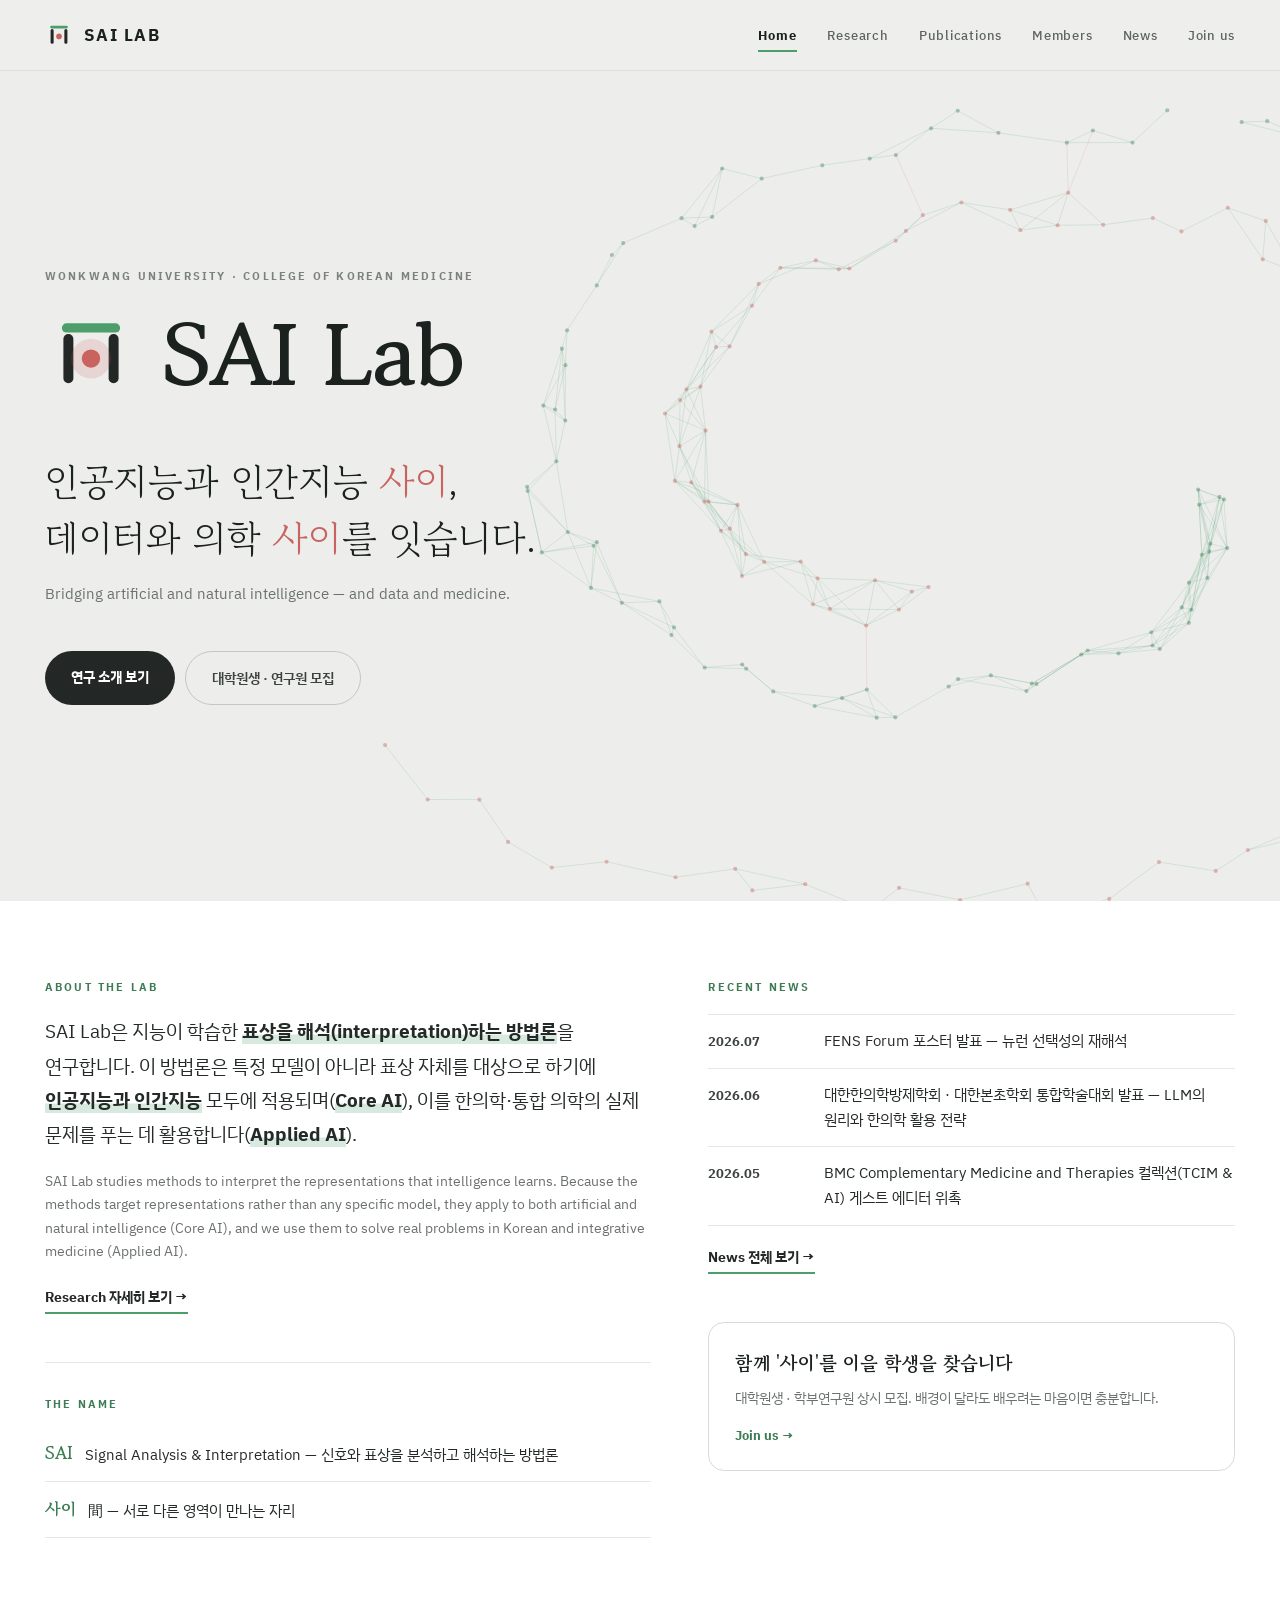
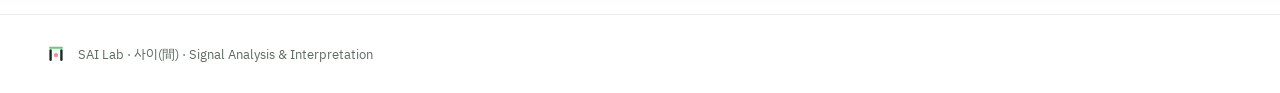
<file: index.html>
<!DOCTYPE html>
<html lang="ko">
<head>
<meta charset="UTF-8">
<meta name="viewport" content="width=device-width, initial-scale=1.0">
<title>SAI Lab</title>
<link rel="icon" href="logo.svg">
<link rel="preconnect" href="https://fonts.googleapis.com">
<link rel="preconnect" href="https://fonts.gstatic.com" crossorigin="">
<link href="https://fonts.googleapis.com/css2?family=IBM+Plex+Sans+KR:wght@300;400;500;600;700&amp;family=Gowun+Batang:wght@400;700&amp;display=swap" rel="stylesheet">
<style>
  *{box-sizing:border-box}
  html,body{height:100%}
  body{margin:0;background:#FFFFFF;color:#1E2823;font-family:"IBM Plex Sans KR",-apple-system,BlinkMacSystemFont,"Segoe UI",sans-serif;line-height:1.7;-webkit-font-smoothing:antialiased;word-break:keep-all;overflow-wrap:break-word}
  a{color:#2A352E;text-decoration:none}
  a:hover{color:#DB6D6E}
  ::selection{background:#EB9293;color:#FFFFFF}
  @media (max-width:1000px){
    [data-grid="two"],[data-grid="pi"],[data-grid="cv"],[data-grid="hero"]{grid-template-columns:1fr !important;gap:32px !important}
    [data-grid="four"]{grid-template-columns:1fr 1fr !important}
    [data-nav]{gap:16px !important;font-size:12px !important}
  }
  @media (max-width:600px){
    [data-grid="four"]{grid-template-columns:1fr !important}
    [data-nav]{gap:12px !important;font-size:11.5px !important;letter-spacing:.03em !important}
    [data-navbar]{height:auto !important;min-height:56px;flex-wrap:wrap;row-gap:8px;padding:10px 20px !important}
    [data-row]{grid-template-columns:1fr !important;gap:4px !important}
  }
</style>
</head>
<body>
<div style="width:100%;min-height:100vh;display:flex;flex-direction:column;background:#FFFFFF">
  <div style="position:sticky;top:0;z-index:40;background:rgba(237,238,236,.94);backdrop-filter:blur(10px);border-bottom:1px solid #DEE0DD;flex:none">
    <div data-navbar style="max-width:1440px;margin:0 auto;padding:0 clamp(20px,3.5vw,56px);height:70px;display:flex;align-items:center;justify-content:space-between;gap:24px">
      <a href="index.html" style="display:flex;align-items:center;gap:11px;text-decoration:none;color:#1B211F">
        <svg viewBox="0 0 120 120" style="width:28px;height:28px;display:block"><rect x="22" y="20" width="76" height="12" rx="6" fill="#4E9E6C"></rect><rect x="24" y="34" width="13" height="64" rx="6.5" fill="#232726"></rect><rect x="83" y="34" width="13" height="64" rx="6.5" fill="#232726"></rect><circle cx="60" cy="66" r="12" fill="#C9635F"></circle></svg>
        <span style="font-weight:800;font-size:17px;letter-spacing:.09em">SAI LAB</span>
      </a>
      <div data-nav style="display:flex;gap:30px;align-items:center;flex-wrap:wrap;font-size:13px;letter-spacing:.06em;font-weight:500">
        <a href="index.html" style="position:relative;text-decoration:none;color:#1B211F;padding:6px 0;font-weight:700">Home<span style="position:absolute;left:0;right:0;bottom:0;height:2px;background:#4E9E6C"></span></a>
        <a href="research.html" style="position:relative;text-decoration:none;color:#5E6462;padding:6px 0;font-weight:500">Research</a>
        <a href="publications.html" style="position:relative;text-decoration:none;color:#5E6462;padding:6px 0;font-weight:500">Publications</a>
        <a href="members.html" style="position:relative;text-decoration:none;color:#5E6462;padding:6px 0;font-weight:500">Members</a>
        <a href="news.html" style="position:relative;text-decoration:none;color:#5E6462;padding:6px 0;font-weight:500">News</a>
        <a href="join.html" style="position:relative;text-decoration:none;color:#5E6462;padding:6px 0;font-weight:500">Join us</a>
      </div>
    </div>
  </div>

  <div style="flex:1;display:flex;flex-direction:column">
    <section style="position:relative;background:#EDEEEC;overflow:hidden;flex:1;display:flex;align-items:center;min-height:calc(100vh - 70px)">
      <canvas id="field" style="position:absolute;inset:0;width:100%;height:100%;display:block;pointer-events:none"></canvas>
      <div style="position:relative;width:100%;max-width:1440px;margin:0 auto;padding:clamp(48px,7vw,96px) clamp(20px,3.5vw,56px)">
        <p style="margin:0 0 22px;font-size:11px;letter-spacing:.2em;text-transform:uppercase;color:#7B817E;font-weight:700">Wonkwang University · College of Korean Medicine</p>
        <div style="display:flex;align-items:center;gap:clamp(16px,2.4vw,26px);flex-wrap:wrap">
          <svg viewBox="0 0 120 120" style="width:clamp(50px,10vw,92px);height:clamp(50px,10vw,92px);flex:none"><rect x="22" y="20" width="76" height="12" rx="6" fill="#4E9E6C"></rect><rect x="24" y="34" width="13" height="64" rx="6.5" fill="#232726"></rect><rect x="83" y="34" width="13" height="64" rx="6.5" fill="#232726"></rect><circle cx="60" cy="66" r="26" fill="#C9635F" fill-opacity="0.18"></circle><circle cx="60" cy="66" r="12" fill="#C9635F"></circle></svg>
          <h1 style="margin:0;font-family:'Gowun Batang',serif;font-weight:700;font-size:clamp(44px,10vw,88px);line-height:1;letter-spacing:-.02em;color:#1B211F">SAI Lab</h1>
        </div>
        
        <p style="margin:clamp(30px,5vw,52px) 0 0;max-width:820px;font-family:'Gowun Batang',serif;font-size:clamp(23px,5.2vw,38px);line-height:1.5;font-weight:400;color:#1B211F;text-wrap:pretty">인공지능과 인간지능 <span style="color:#C9635F">사이</span>,<br>데이터와 의학 <span style="color:#C9635F">사이</span>를 잇습니다.</p>
        <p style="margin:16px 0 0;max-width:620px;font-size:14.5px;color:#6B716E;line-height:1.7">Bridging artificial and natural intelligence — and data and medicine.</p>
        <div style="display:flex;gap:10px;flex-wrap:wrap;margin-top:clamp(30px,4vw,44px)">
          <a href="research.html" style="text-decoration:none;color:inherit;cursor:pointer;background:#232726;color:#FFFFFF;font-weight:700;font-size:14px;border-radius:999px;padding:14px 26px" style-hover="background:#3D7C54">연구 소개 보기</a>
          <a href="join.html" style="text-decoration:none;color:inherit;cursor:pointer;border:1px solid #C3C7C4;color:#3C4240;font-weight:600;font-size:14px;border-radius:999px;padding:14px 26px" style-hover="border-color:#C9635F;color:#C9635F">대학원생 · 연구원 모집</a>
        </div>
      </div>
    </section>

    <section style="width:100%;max-width:1440px;margin:0 auto;padding:clamp(48px,6vw,88px) clamp(20px,3.5vw,56px)">
      <div data-grid="two" style="display:grid;grid-template-columns:1.15fr 1fr;gap:clamp(36px,4.5vw,64px);align-items:start">
        <div>
          <p style="margin:0 0 18px;font-size:11px;letter-spacing:.2em;text-transform:uppercase;color:#3D7C54;font-weight:800">About the Lab</p>
          <p style="margin:0;font-size:clamp(17px,4.2vw,19px);line-height:1.8;color:#242A28;text-wrap:pretty">SAI Lab은 지능이 학습한 <strong style="font-weight: 700; box-shadow: rgba(78, 158, 108, 0.22) 0px -0.5em 0px inset;">표상을 해석(interpretation)하는 방법론</strong>을 연구합니다. 이 방법론은 특정 모델이 아니라 표상 자체를 대상으로 하기에 <strong style="font-weight:700;box-shadow:inset 0 -.5em 0 rgba(78,158,108,.22)">인공지능과 인간지능</strong> 모두에 적용되며(<strong style="font-weight: 700; box-shadow: rgba(78, 158, 108, 0.22) 0px -0.5em 0px inset;">Core AI</strong>), 이를 한의학·통합 의학의 실제 문제를 푸는 데 활용합니다(<strong style="font-weight: 700; box-shadow: rgba(78, 158, 108, 0.22) 0px -0.5em 0px inset;">Applied AI</strong>).</p>
          <p style="margin:18px 0 0;font-size:13.5px;line-height:1.72;color:#6B716E">SAI Lab studies methods to interpret the representations that intelligence learns. Because the methods target representations rather than any specific model, they apply to both artificial and natural intelligence (Core AI), and we use them to solve real problems in Korean and integrative medicine (Applied AI).</p>
          <a href="research.html" style="text-decoration:none;color:inherit;display:inline-block;margin-top:24px;cursor:pointer;font-size:13.5px;font-weight:700;color:#232726;border-bottom:2px solid #4E9E6C;padding-bottom:3px" style-hover="color:#C9635F;border-bottom-color:#C9635F">Research 자세히 보기 →</a>

          <div style="margin-top:clamp(34px,4vw,48px);padding-top:clamp(24px,3vw,32px);border-top:1px solid #E6E8E5;max-width:640px">
            <p style="margin:0 0 12px;font-size:11px;letter-spacing:.2em;text-transform:uppercase;color:#3D7C54;font-weight:800">The Name</p>
            <div style="display:grid;gap:0">
              <div style="padding:13px 0;border-bottom:1px solid #E6E8E5;font-size:14.5px;color:#242A28"><b style="font-family:'Gowun Batang',serif;color:#3D7C54;font-size:17px;margin-right:12px">SAI</b>Signal Analysis &amp; Interpretation — 신호와 표상을 분석하고 해석하는 방법론</div>
              <div style="padding:13px 0;border-bottom:1px solid #E6E8E5;font-size:14.5px;color:#242A28"><b style="font-family:'Gowun Batang',serif;color:#3D7C54;font-size:17px;margin-right:12px">사이</b>間 — 서로 다른 영역이 만나는 자리</div>
            </div>
          </div>

        </div>
        <div>
          <p style="margin:0 0 18px;font-size:11px;letter-spacing:.2em;text-transform:uppercase;color:#3D7C54;font-weight:800">Recent News</p>
          <div style="display:grid;gap:0">
            <div data-row="" style="display:grid;grid-template-columns:96px 1fr;gap:20px;padding:14px 0;border-top:1px solid #E6E8E5;align-items:baseline">
              <span style="font-size:12.5px;font-weight:800;color:#3C4240;font-variant-numeric:tabular-nums">2026.07</span>
              <p style="margin:0;font-size:14.5px;color:#242A28">FENS Forum 포스터 발표 — 뉴런 선택성의 재해석</p>
            </div>
            <div data-row="" style="display:grid;grid-template-columns:96px 1fr;gap:20px;padding:14px 0;border-top:1px solid #E6E8E5;align-items:baseline">
              <span style="font-size:12.5px;font-weight:800;color:#3C4240;font-variant-numeric:tabular-nums">2026.06</span>
              <p style="margin:0;font-size:14.5px;color:#242A28">대한한의학방제학회 · 대한본초학회 통합학술대회 발표 — LLM의 원리와 한의학 활용 전략</p>
            </div>
            <div data-row="" style="display:grid;grid-template-columns:96px 1fr;gap:20px;padding:14px 0;border-top:1px solid #E6E8E5;border-bottom:1px solid #E6E8E5;align-items:baseline">
              <span style="font-size:12.5px;font-weight:800;color:#3C4240;font-variant-numeric:tabular-nums">2026.05</span>
              <p style="margin:0;font-size:14.5px;color:#242A28">BMC Complementary Medicine and Therapies 컬렉션(TCIM &amp; AI) 게스트 에디터 위촉</p>
            </div>
          </div>
          <a href="news.html" style="text-decoration:none;color:inherit;display:inline-block;margin-top:20px;cursor:pointer;font-size:13.5px;font-weight:700;color:#232726;border-bottom:2px solid #4E9E6C;padding-bottom:3px" style-hover="color:#C9635F;border-bottom-color:#C9635F">News 전체 보기 →</a>

          <a href="join.html" style="display:block;text-decoration:none;color:inherit;margin-top:clamp(34px,4vw,48px);cursor:pointer;background:transparent;border:1px solid #D8DBD7;border-radius:16px;padding:24px 26px" style-hover="border-color:#4E9E6C">
            <p style="margin:0;font-family:'Gowun Batang',serif;font-size:19px;font-weight:700;color:#1B211F">함께 '사이'를 이을 학생을 찾습니다</p>
            <p style="margin:8px 0 0;font-size:13.5px;color:#6B716E;line-height:1.7">대학원생 · 학부연구원 상시 모집. 배경이 달라도 배우려는 마음이면 충분합니다.</p>
            <p style="margin:14px 0 0;font-size:13px;font-weight:700;color:#3D7C54">Join us →</p>
          </a>
        </div>
      </div>
    </section>
  </div>
  <footer style="flex:none;border-top:1px solid #EAEEEC;background:#FFFFFF">
    <div style="max-width:1440px;margin:0 auto;padding:28px clamp(20px,3.5vw,56px);display:flex;gap:20px;flex-wrap:wrap;align-items:center;justify-content:space-between">
      <div style="display:flex;align-items:center;gap:11px">
        <svg viewBox="0 0 120 120" style="width:22px;height:22px;display:block"><rect x="22" y="20" width="76" height="12" rx="6" fill="#61CD7F"></rect><rect x="24" y="34" width="13" height="64" rx="6.5" fill="#1E2823"></rect><rect x="83" y="34" width="13" height="64" rx="6.5" fill="#1E2823"></rect><circle cx="60" cy="66" r="12" fill="#EB9293"></circle></svg>
        <span style="font-size:12.5px;color:#5f6b62">SAI Lab · 사이(間) · Signal Analysis &amp; Interpretation</span>
      </div>
      
    </div>
  </footer>
</div>
<script>
(function(){
  var cv=document.getElementById('field'); if(!cv) return;
  function draw(){
    var dpr=Math.min(window.devicePixelRatio||1,2), w=cv.clientWidth, h=cv.clientHeight;
    if(!w||!h) return;
    cv.width=w*dpr; cv.height=h*dpr;
    var g=cv.getContext('2d'); g.setTransform(dpr,0,0,dpr,0,0); g.clearRect(0,0,w,h);
    var seed=20260805, rnd=function(){seed=(seed*1664525+1013904223)%4294967296;return seed/4294967296;};
    var pts=[], n=w<640?90:190;
    for(var i=0;i<n;i++){
      var t=i/n, arm=i%2, a=t*Math.PI*2.2+(arm?1.9:0),
          r=(0.16+0.42*t)*Math.min(w,h)*(w<640?1.55:1.35);
      pts.push({x:w*(w<640?0.72:0.78)+Math.cos(a)*r*1.15+(rnd()-0.5)*46,
                y:h*(w<640?0.28:0.5)+Math.sin(a)*r*0.72+(rnd()-0.5)*46, arm:arm});
    }
    g.lineWidth=1;
    for(var i2=0;i2<pts.length;i2++) for(var j=i2+1;j<pts.length;j++){
      var dx=pts[i2].x-pts[j].x, dy=pts[i2].y-pts[j].y, d2=dx*dx+dy*dy;
      if(d2>5200) continue;
      g.strokeStyle=pts[i2].arm===pts[j].arm?'rgba(78,158,108,0.16)':'rgba(201,99,95,0.14)';
      g.beginPath(); g.moveTo(pts[i2].x,pts[i2].y); g.lineTo(pts[j].x,pts[j].y); g.stroke();
    }
    for(var k=0;k<pts.length;k++){
      g.fillStyle=pts[k].arm?'rgba(201,99,95,0.42)':'rgba(61,124,84,0.40)';
      g.beginPath(); g.arc(pts[k].x,pts[k].y,2.1,0,Math.PI*2); g.fill();
    }
  }
  window.addEventListener('resize',draw); draw();
})();
</script>
</body>
</html>
</file>
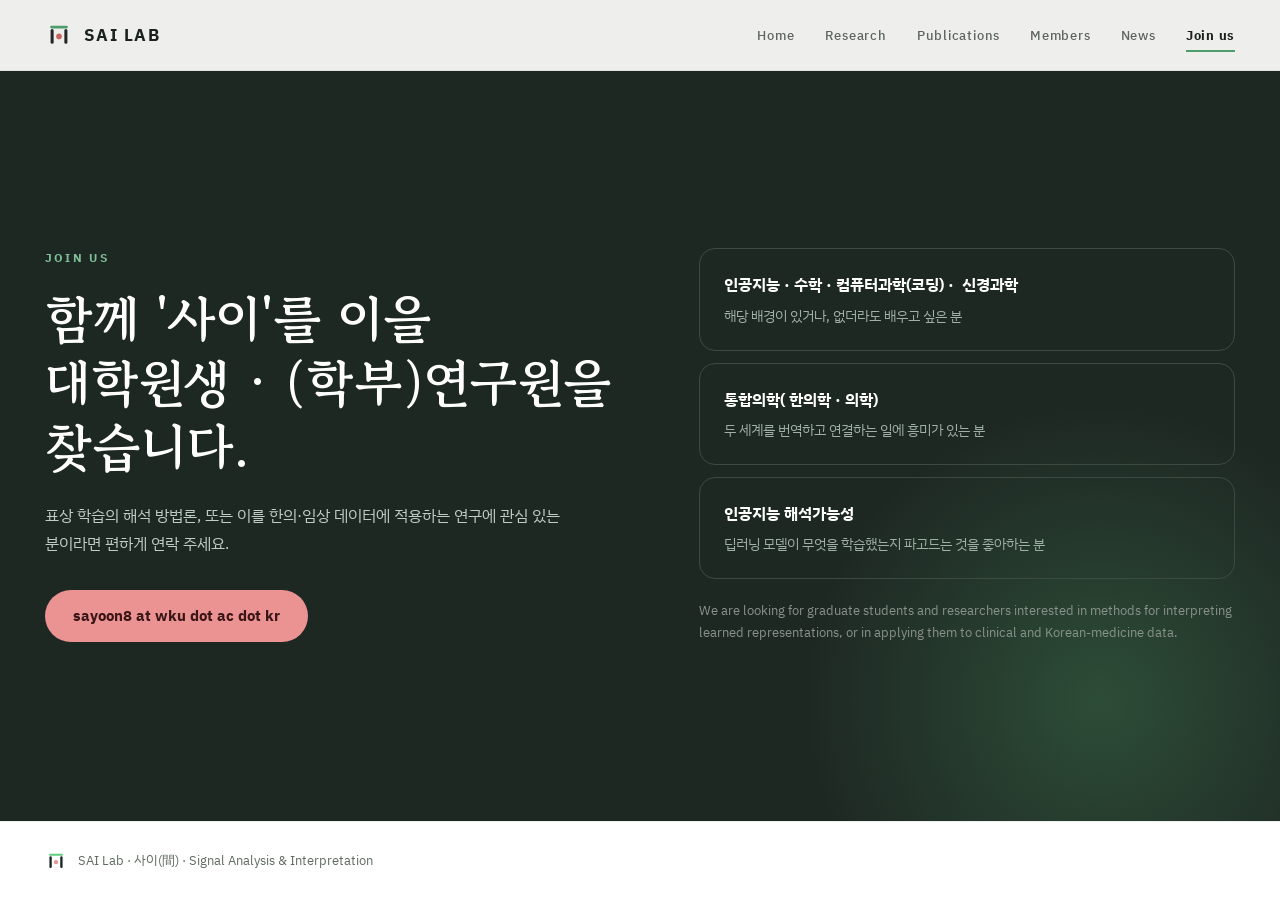
<file: join.html>
<!DOCTYPE html>
<html lang="ko">
<head>
<meta charset="UTF-8">
<meta name="viewport" content="width=device-width, initial-scale=1.0">
<title>SAI Lab · Join us</title>
<link rel="icon" href="logo.svg">
<link rel="preconnect" href="https://fonts.googleapis.com">
<link rel="preconnect" href="https://fonts.gstatic.com" crossorigin="">
<link href="https://fonts.googleapis.com/css2?family=IBM+Plex+Sans+KR:wght@300;400;500;600;700&amp;family=Gowun+Batang:wght@400;700&amp;display=swap" rel="stylesheet">
<style>
  *{box-sizing:border-box}
  html,body{height:100%}
  body{margin:0;background:#FFFFFF;color:#1E2823;font-family:"IBM Plex Sans KR",-apple-system,BlinkMacSystemFont,"Segoe UI",sans-serif;line-height:1.7;-webkit-font-smoothing:antialiased;word-break:keep-all;overflow-wrap:break-word}
  a{color:#2A352E;text-decoration:none}
  a:hover{color:#DB6D6E}
  ::selection{background:#EB9293;color:#FFFFFF}
  @media (max-width:1000px){
    [data-grid="two"],[data-grid="pi"],[data-grid="cv"],[data-grid="hero"]{grid-template-columns:1fr !important;gap:32px !important}
    [data-grid="four"]{grid-template-columns:1fr 1fr !important}
    [data-nav]{gap:16px !important;font-size:12px !important}
  }
  @media (max-width:600px){
    [data-grid="four"]{grid-template-columns:1fr !important}
    [data-nav]{gap:12px !important;font-size:11.5px !important;letter-spacing:.03em !important}
    [data-navbar]{height:auto !important;min-height:56px;flex-wrap:wrap;row-gap:8px;padding:10px 20px !important}
    [data-row]{grid-template-columns:1fr !important;gap:4px !important}
  }
</style>
</head>
<body>
<div style="width:100%;min-height:100vh;display:flex;flex-direction:column;background:#FFFFFF">
  <div style="position:sticky;top:0;z-index:40;background:rgba(237,238,236,.94);backdrop-filter:blur(10px);border-bottom:1px solid #DEE0DD;flex:none">
    <div data-navbar style="max-width:1440px;margin:0 auto;padding:0 clamp(20px,3.5vw,56px);height:70px;display:flex;align-items:center;justify-content:space-between;gap:24px">
      <a href="index.html" style="display:flex;align-items:center;gap:11px;text-decoration:none;color:#1B211F">
        <svg viewBox="0 0 120 120" style="width:28px;height:28px;display:block"><rect x="22" y="20" width="76" height="12" rx="6" fill="#4E9E6C"></rect><rect x="24" y="34" width="13" height="64" rx="6.5" fill="#232726"></rect><rect x="83" y="34" width="13" height="64" rx="6.5" fill="#232726"></rect><circle cx="60" cy="66" r="12" fill="#C9635F"></circle></svg>
        <span style="font-weight:800;font-size:17px;letter-spacing:.09em">SAI LAB</span>
      </a>
      <div data-nav style="display:flex;gap:30px;align-items:center;flex-wrap:wrap;font-size:13px;letter-spacing:.06em;font-weight:500">
        <a href="index.html" style="position:relative;text-decoration:none;color:#5E6462;padding:6px 0;font-weight:500">Home</a>
        <a href="research.html" style="position:relative;text-decoration:none;color:#5E6462;padding:6px 0;font-weight:500">Research</a>
        <a href="publications.html" style="position:relative;text-decoration:none;color:#5E6462;padding:6px 0;font-weight:500">Publications</a>
        <a href="members.html" style="position:relative;text-decoration:none;color:#5E6462;padding:6px 0;font-weight:500">Members</a>
        <a href="news.html" style="position:relative;text-decoration:none;color:#5E6462;padding:6px 0;font-weight:500">News</a>
        <a href="join.html" style="position:relative;text-decoration:none;color:#1B211F;padding:6px 0;font-weight:700">Join us<span style="position:absolute;left:0;right:0;bottom:0;height:2px;background:#4E9E6C"></span></a>
      </div>
    </div>
  </div>

  <div style="flex:1;position:relative;background:#1E2823;color:#FFFFFF;overflow:hidden;display:flex;align-items:center">
    <div style="position:absolute;right:-140px;bottom:-200px;width:640px;height:640px;border-radius:50%;background:radial-gradient(circle,rgba(97,205,127,.22) 0%,rgba(97,205,127,0) 65%);pointer-events:none"></div>
    <div style="position:relative;width:100%;max-width:1440px;margin:0 auto;padding:88px clamp(20px,3.5vw,56px)">
      <div data-grid="two" style="display:grid;grid-template-columns:1.1fr 1fr;gap:64px;align-items:start">
        <div>
          <p style="margin:0 0 18px;font-size:11.5px;letter-spacing:.2em;text-transform:uppercase;color:#7FBF97;font-weight:800">Join us</p>
          <h2 style="margin:0;font-family:'Gowun Batang',serif;font-size:clamp(30px,4vw,52px);font-weight:700;line-height:1.25;text-wrap:pretty">함께 '사이'를 이을<br>대학원생 · (학부)연구원을 찾습니다.</h2>
          <p style="margin:24px 0 0;font-size:15.5px;color:#BFCEC5;line-height:1.8;max-width:520px">표상 학습의 해석 방법론, 또는 이를 한의·임상 데이터에 적용하는 연구에 관심 있는 분이라면 편하게 연락 주세요.</p>
          <div style="display:flex;gap:12px;flex-wrap:wrap;margin-top:32px">
            <a href="mailto:sayoon8@wku.ac.kr" style="background:#EB9293;color:#3A1516;font-weight:700;font-size:14.5px;border-radius:999px;padding:14px 28px" style-hover="background:#FFFFFF;color:#1E2823">sayoon8 at wku dot ac dot kr</a>
          </div>
        </div>
        <div style="display:grid;gap:12px">
          <div style="border:1px solid #3C4A42;border-radius:16px;padding:22px 24px">
            <p style="margin:0;font-size:15.5px;font-weight:700">인공지능 · 수학 · 컴퓨터과학(코딩) ·&nbsp; 신경과학</p>
            <p style="margin:7px 0 0;font-size:13.5px;color:#9FB0A4">해당 배경이 있거나, 없더라도 배우고 싶은 분</p>
          </div>
          <div style="border:1px solid #3C4A42;border-radius:16px;padding:22px 24px">
            <p style="margin:0;font-size:15.5px;font-weight:700">통합의학( 한의학 ·&nbsp;의학)</p>
            <p style="margin:7px 0 0;font-size:13.5px;color:#9FB0A4">두 세계를 번역하고 연결하는 일에 흥미가 있는 분</p>
          </div>
          <div style="border:1px solid #3C4A42;border-radius:16px;padding:22px 24px">
            <p style="margin:0;font-size:15.5px;font-weight:700">인공지능 해석가능성</p>
            <p style="margin:7px 0 0;font-size:13.5px;color:#9FB0A4">딥러닝 모델이 무엇을 학습했는지 파고드는 것을 좋아하는 분</p>
          </div>
          <p style="margin:8px 0 0;font-size:13px;color:#8a938c;line-height:1.7">We are looking for graduate students and researchers interested in methods for interpreting learned representations, or in applying them to clinical and Korean-medicine data.</p>
        </div>
      </div>
    </div>
  </div>
  <footer style="flex:none;border-top:1px solid #EAEEEC;background:#FFFFFF">
    <div style="max-width:1440px;margin:0 auto;padding:28px clamp(20px,3.5vw,56px);display:flex;gap:20px;flex-wrap:wrap;align-items:center;justify-content:space-between">
      <div style="display:flex;align-items:center;gap:11px">
        <svg viewBox="0 0 120 120" style="width:22px;height:22px;display:block"><rect x="22" y="20" width="76" height="12" rx="6" fill="#61CD7F"></rect><rect x="24" y="34" width="13" height="64" rx="6.5" fill="#1E2823"></rect><rect x="83" y="34" width="13" height="64" rx="6.5" fill="#1E2823"></rect><circle cx="60" cy="66" r="12" fill="#EB9293"></circle></svg>
        <span style="font-size:12.5px;color:#5f6b62">SAI Lab · 사이(間) · Signal Analysis &amp; Interpretation</span>
      </div>
      
    </div>
  </footer>
</div>

</body>
</html>
</file>
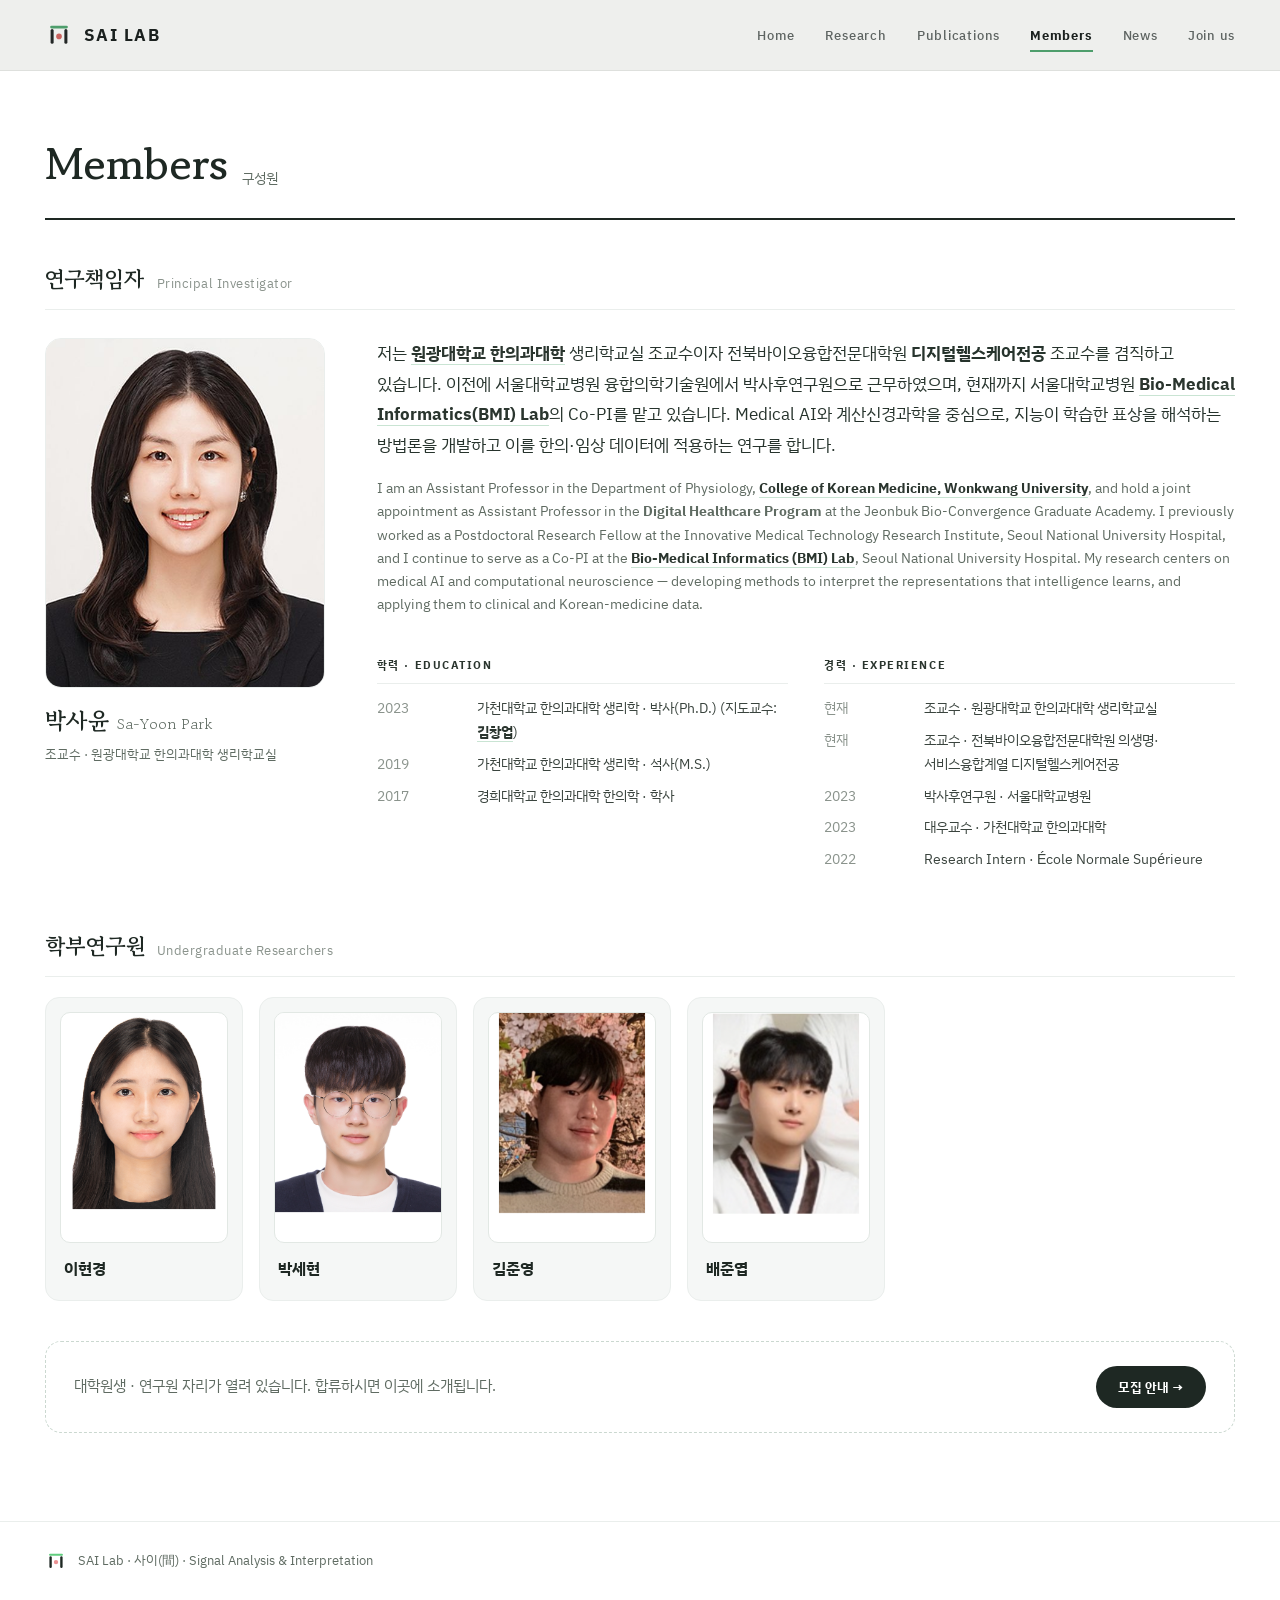
<file: members.html>
<!DOCTYPE html>
<html lang="ko">
<head>
<meta charset="UTF-8">
<meta name="viewport" content="width=device-width, initial-scale=1.0">
<title>SAI Lab · Members</title>
<link rel="icon" href="logo.svg">
<link rel="preconnect" href="https://fonts.googleapis.com">
<link rel="preconnect" href="https://fonts.gstatic.com" crossorigin="">
<link href="https://fonts.googleapis.com/css2?family=IBM+Plex+Sans+KR:wght@300;400;500;600;700&amp;family=Gowun+Batang:wght@400;700&amp;display=swap" rel="stylesheet">
<style>
  *{box-sizing:border-box}
  html,body{height:100%}
  body{margin:0;background:#FFFFFF;color:#1E2823;font-family:"IBM Plex Sans KR",-apple-system,BlinkMacSystemFont,"Segoe UI",sans-serif;line-height:1.7;-webkit-font-smoothing:antialiased;word-break:keep-all;overflow-wrap:break-word}
  a{color:#2A352E;text-decoration:none}
  a:hover{color:#DB6D6E}
  ::selection{background:#EB9293;color:#FFFFFF}
  @media (max-width:1000px){
    [data-grid="two"],[data-grid="pi"],[data-grid="cv"],[data-grid="hero"]{grid-template-columns:1fr !important;gap:32px !important}
    [data-grid="four"]{grid-template-columns:1fr 1fr !important}
    [data-nav]{gap:16px !important;font-size:12px !important}
  }
  @media (max-width:600px){
    [data-grid="four"]{grid-template-columns:1fr !important}
    [data-nav]{gap:12px !important;font-size:11.5px !important;letter-spacing:.03em !important}
    [data-navbar]{height:auto !important;min-height:56px;flex-wrap:wrap;row-gap:8px;padding:10px 20px !important}
    [data-row]{grid-template-columns:1fr !important;gap:4px !important}
  }
</style>
</head>
<body>
<div style="width:100%;min-height:100vh;display:flex;flex-direction:column;background:#FFFFFF">
  <div style="position:sticky;top:0;z-index:40;background:rgba(237,238,236,.94);backdrop-filter:blur(10px);border-bottom:1px solid #DEE0DD;flex:none">
    <div data-navbar style="max-width:1440px;margin:0 auto;padding:0 clamp(20px,3.5vw,56px);height:70px;display:flex;align-items:center;justify-content:space-between;gap:24px">
      <a href="index.html" style="display:flex;align-items:center;gap:11px;text-decoration:none;color:#1B211F">
        <svg viewBox="0 0 120 120" style="width:28px;height:28px;display:block"><rect x="22" y="20" width="76" height="12" rx="6" fill="#4E9E6C"></rect><rect x="24" y="34" width="13" height="64" rx="6.5" fill="#232726"></rect><rect x="83" y="34" width="13" height="64" rx="6.5" fill="#232726"></rect><circle cx="60" cy="66" r="12" fill="#C9635F"></circle></svg>
        <span style="font-weight:800;font-size:17px;letter-spacing:.09em">SAI LAB</span>
      </a>
      <div data-nav style="display:flex;gap:30px;align-items:center;flex-wrap:wrap;font-size:13px;letter-spacing:.06em;font-weight:500">
        <a href="index.html" style="position:relative;text-decoration:none;color:#5E6462;padding:6px 0;font-weight:500">Home</a>
        <a href="research.html" style="position:relative;text-decoration:none;color:#5E6462;padding:6px 0;font-weight:500">Research</a>
        <a href="publications.html" style="position:relative;text-decoration:none;color:#5E6462;padding:6px 0;font-weight:500">Publications</a>
        <a href="members.html" style="position:relative;text-decoration:none;color:#1B211F;padding:6px 0;font-weight:700">Members<span style="position:absolute;left:0;right:0;bottom:0;height:2px;background:#4E9E6C"></span></a>
        <a href="news.html" style="position:relative;text-decoration:none;color:#5E6462;padding:6px 0;font-weight:500">News</a>
        <a href="join.html" style="position:relative;text-decoration:none;color:#5E6462;padding:6px 0;font-weight:500">Join us</a>
      </div>
    </div>
  </div>

  <div style="flex:1;width:100%;max-width:1440px;margin:0 auto;padding:56px clamp(20px,3.5vw,56px) 88px">
    <div style="display:flex;align-items:baseline;gap:14px;border-bottom:2px solid #1E2823;padding-bottom:16px">
      <h2 style="margin:0;font-family:'Gowun Batang',serif;font-size:clamp(30px,3.6vw,44px);font-weight:700;letter-spacing:-.01em">Members</h2>
      <span style="font-size:13.5px;color:#5f6b62">구성원</span>
    </div>
    <div style="margin-top:40px;display:flex;align-items:baseline;gap:12px;border-bottom:1px solid #EAEEEC;padding-bottom:12px">
      <h3 style="margin:0;font-family:'Gowun Batang',serif;font-size:22px;font-weight:700">연구책임자</h3>
      <span style="font-size:12.5px;color:#8a938c;letter-spacing:.04em">Principal Investigator</span>
    </div>
    <div data-grid="pi" style="display:grid;grid-template-columns:280px 1fr;gap:52px;margin-top:28px;align-items:start">
      <div>
        <img src="pi.jpg" alt="Sa-Yoon Park" style="width:100%;max-width:300px;aspect-ratio:4/5;object-fit:cover;border-radius:16px;display:block;border:1px solid #EAEEEC">
        <p style="margin:18px 0 0;font-family:'Gowun Batang',serif;font-size:23px;font-weight:700;line-height:1.3">박사윤 <span style="font-size:15px;color:#5f6b62;font-weight:500">Sa-Yoon Park</span></p>
        <p style="margin:8px 0 0;font-size:13px;color:#5f6b62;line-height:1.65">조교수 · 원광대학교 한의과대학 생리학교실</p>
        
      </div>
      <div>
        <p style="margin:0;font-size:16.5px;line-height:1.85;color:#26332C;text-wrap:pretty">저는 <a href="https://kmed.wku.ac.kr/" target="_blank" rel="noopener" style="font-weight:700;border-bottom:1px solid #C9E4D3">원광대학교 한의과대학</a> 생리학교실 조교수이자 전북바이오융합전문대학원 <b style="font-weight:700">디지털헬스케어전공</b> 조교수를 겸직하고 있습니다. 이전에 서울대학교병원 융합의학기술원에서 박사후연구원으로 근무하였으며, 현재까지 서울대학교병원 <a href="https://sites.google.com/view/snuh-bmi-lab/home" target="_blank" rel="noopener" style="font-weight:700;border-bottom:1px solid #C9E4D3">Bio-Medical Informatics(BMI) Lab</a>의 Co-PI를 맡고 있습니다. Medical AI와 계산신경과학을 중심으로, 지능이 학습한 표상을 해석하는 방법론을 개발하고 이를 한의·임상 데이터에 적용하는 연구를 합니다.<br></p>
        <p style="margin:16px 0 0;font-size:13.5px;line-height:1.72;color:#5f6b62">I am an Assistant Professor in the Department of Physiology, <a href="https://kmed.wku.ac.kr/" target="_blank" rel="noopener" style="font-weight:700;border-bottom:1px solid #C9E4D3">College of Korean Medicine, Wonkwang University</a>, and hold a joint appointment as Assistant Professor in the <b style="font-weight:700">Digital Healthcare Program</b> at the Jeonbuk Bio-Convergence Graduate Academy. I previously worked as a Postdoctoral Research Fellow at the Innovative Medical Technology Research Institute, Seoul National University Hospital, and I continue to serve as a Co-PI at the <a href="https://sites.google.com/view/snuh-bmi-lab/home" target="_blank" rel="noopener" style="font-weight:700;border-bottom:1px solid #C9E4D3">Bio-Medical Informatics (BMI) Lab</a>, Seoul National University Hospital. My research centers on medical AI and computational neuroscience — developing methods to interpret the representations that intelligence learns, and applying them to clinical and Korean-medicine data.<br></p>
        <div data-grid="cv" style="display:grid;grid-template-columns:1fr 1fr;gap:36px;margin-top:40px">
          <div>
            <p style="margin:0 0 12px;font-size:11px;letter-spacing:.14em;text-transform:uppercase;color:#2A352E;font-weight:800;border-bottom:1px solid #EAEEEC;padding-bottom:9px">학력<span style="letter-spacing: 1.54px;"> · </span>EDUCATION</p>
            <div style="display:grid;gap:8px;font-size:14px;color:#3a443e">
              <div style="display:flex;gap:12px"><span style="color: rgb(138, 147, 140); font-variant-numeric: tabular-nums; flex: 0 0 auto; width: 88px;">2023</span><span>가천대학교 한의과대학 생리학 · 박사(Ph.D.) (지도교수: <a href="https://sites.google.com/view/nnsm/home" target="_blank" rel="noopener" style="font-weight:700;border-bottom:1px solid #C9E4D3">김창업</a>)</span></div>
              <div style="display:flex;gap:12px"><span style="color:#8a938c;font-variant-numeric:tabular-nums;flex:none;width:88px">2019</span><span>가천대학교 한의과대학 생리학 · 석사(M.S.)</span></div>
              <div style="display:flex;gap:12px"><span style="color:#8a938c;font-variant-numeric:tabular-nums;flex:none;width:88px">2017</span><span>경희대학교 한의과대학 한의학 · 학사</span></div>
            </div>
          </div>
          <div>
            <p style="margin:0 0 12px;font-size:11px;letter-spacing:.14em;text-transform:uppercase;color:#2A352E;font-weight:800;border-bottom:1px solid #EAEEEC;padding-bottom:9px">경력 · Experience</p>
            <div style="display:grid;gap:8px;font-size:14px;color:#3a443e">
              <div style="display:flex;gap:12px"><span style="color:#8a938c;font-variant-numeric:tabular-nums;flex:none;width:88px">현재</span><span>조교수 · 원광대학교 한의과대학 생리학교실</span></div>
              <div style="display:flex;gap:12px"><span style="color:#8a938c;font-variant-numeric:tabular-nums;flex:none;width:88px">현재</span><span>조교수 · 전북바이오융합전문대학원 의생명·서비스융합계열 디지털헬스케어전공</span></div>
              <div style="display:flex;gap:12px"><span style="color:#8a938c;font-variant-numeric:tabular-nums;flex:none;width:88px">2023</span><span>박사후연구원 · 서울대학교병원</span></div>
              <div style="display:flex;gap:12px"><span style="color:#8a938c;font-variant-numeric:tabular-nums;flex:none;width:88px">2023</span><span>대우교수 · 가천대학교 한의과대학</span></div>
              <div style="display:flex;gap:12px"><span style="color:#8a938c;font-variant-numeric:tabular-nums;flex:none;width:88px">2022</span><span>Research Intern · École Normale Supérieure</span></div>
            </div>
          </div>
        </div>
      </div>
    </div>

    <div style="margin-top:56px;display:flex;align-items:baseline;gap:12px;border-bottom:1px solid #EAEEEC;padding-bottom:12px">
      <h3 style="margin:0;font-family:'Gowun Batang',serif;font-size:22px;font-weight:700">학부연구원</h3>
      <span style="font-size:12.5px;color:#8a938c;letter-spacing:.04em">Undergraduate Researchers</span>
    </div>
    <div data-grid="four" style="display:grid;grid-template-columns:repeat(4,minmax(0,1fr));gap:16px;margin-top:20px;max-width:840px">
      <div style="background:#F5F7F6;border:1px solid #EAEEEC;border-radius:14px;padding:14px;display:flex;flex-direction:column;gap:12px">
        <div style="width:100%;aspect-ratio:0.73;overflow:hidden;border-radius:10px;border:1px solid #E2E8E4;background:#FFFFFF">
          <img src="hyunkyung.png" alt="이현경" style="width:100%;height:100%;object-fit:cover;object-position:center center;display:block;transform:scale(0.86);transform-origin:center top">
        </div>
        <p style="margin:0 0 4px 4px;font-size:16px;font-weight:700">이현경</p>
      </div>
      <div style="background:#F5F7F6;border:1px solid #EAEEEC;border-radius:14px;padding:14px;display:flex;flex-direction:column;gap:12px">
        <div style="width:100%;aspect-ratio:0.73;overflow:hidden;border-radius:10px;border:1px solid #E2E8E4;background:#FFFFFF">
          <img src="sehyun.png" alt="박세현" style="width: 163px; height: 181px; object-fit: cover; object-position: center top; display: block; transform: scale(1.1); transform-origin: center top">
        </div>
        <p style="margin:0 0 4px 4px;font-size:16px;font-weight:700">박세현</p>
      </div>
      <div style="background:#F5F7F6;border:1px solid #EAEEEC;border-radius:14px;padding:14px;display:flex;flex-direction:column;gap:12px">
        <div style="width:100%;aspect-ratio:0.73;overflow:hidden;border-radius:10px;border:1px solid #E2E8E4;background:#FFFFFF">
          <img src="junyoung.png" alt="김준영" style="width:100%;height:100%;object-fit:cover;object-position:center center;display:block;transform:scale(0.88);transform-origin:center top">
        </div>
        <p style="margin:0 0 4px 4px;font-size:16px;font-weight:700">김준영</p>
      </div>
      <div style="background:#F5F7F6;border:1px solid #EAEEEC;border-radius:14px;padding:14px;display:flex;flex-direction:column;gap:12px">
        <div style="width:100%;aspect-ratio:0.73;overflow:hidden;border-radius:10px;border:1px solid #E2E8E4;background:#FFFFFF">
          <img src="junyeop.png" alt="배준엽" style="width:100%;height:100%;object-fit:cover;object-position:center center;display:block;transform:scale(0.88);transform-origin:center top">
        </div>
        <p style="margin:0 0 4px 4px;font-size:16px;font-weight:700">배준엽</p>
      </div>
    </div>

    <div style="margin-top:40px;border:1px dashed #CBD8D0;border-radius:16px;padding:24px 28px;display:flex;align-items:center;gap:18px;flex-wrap:wrap;justify-content:space-between">
      <p style="margin:0;font-size:14.5px;color:#5f6b62">대학원생 · 연구원 자리가 열려 있습니다. 합류하시면 이곳에 소개됩니다.</p>
      <a href="join.html" style="text-decoration:none;color:inherit;cursor:pointer;font-size:13px;font-weight:700;background:#1E2823;color:#FFFFFF;border-radius:999px;padding:10px 22px" style-hover="background:#DB6D6E">모집 안내 →</a>
    </div>
  </div>
  <footer style="flex:none;border-top:1px solid #EAEEEC;background:#FFFFFF">
    <div style="max-width:1440px;margin:0 auto;padding:28px clamp(20px,3.5vw,56px);display:flex;gap:20px;flex-wrap:wrap;align-items:center;justify-content:space-between">
      <div style="display:flex;align-items:center;gap:11px">
        <svg viewBox="0 0 120 120" style="width:22px;height:22px;display:block"><rect x="22" y="20" width="76" height="12" rx="6" fill="#61CD7F"></rect><rect x="24" y="34" width="13" height="64" rx="6.5" fill="#1E2823"></rect><rect x="83" y="34" width="13" height="64" rx="6.5" fill="#1E2823"></rect><circle cx="60" cy="66" r="12" fill="#EB9293"></circle></svg>
        <span style="font-size:12.5px;color:#5f6b62">SAI Lab · 사이(間) · Signal Analysis &amp; Interpretation</span>
      </div>
      
    </div>
  </footer>
</div>

</body>
</html>
</file>
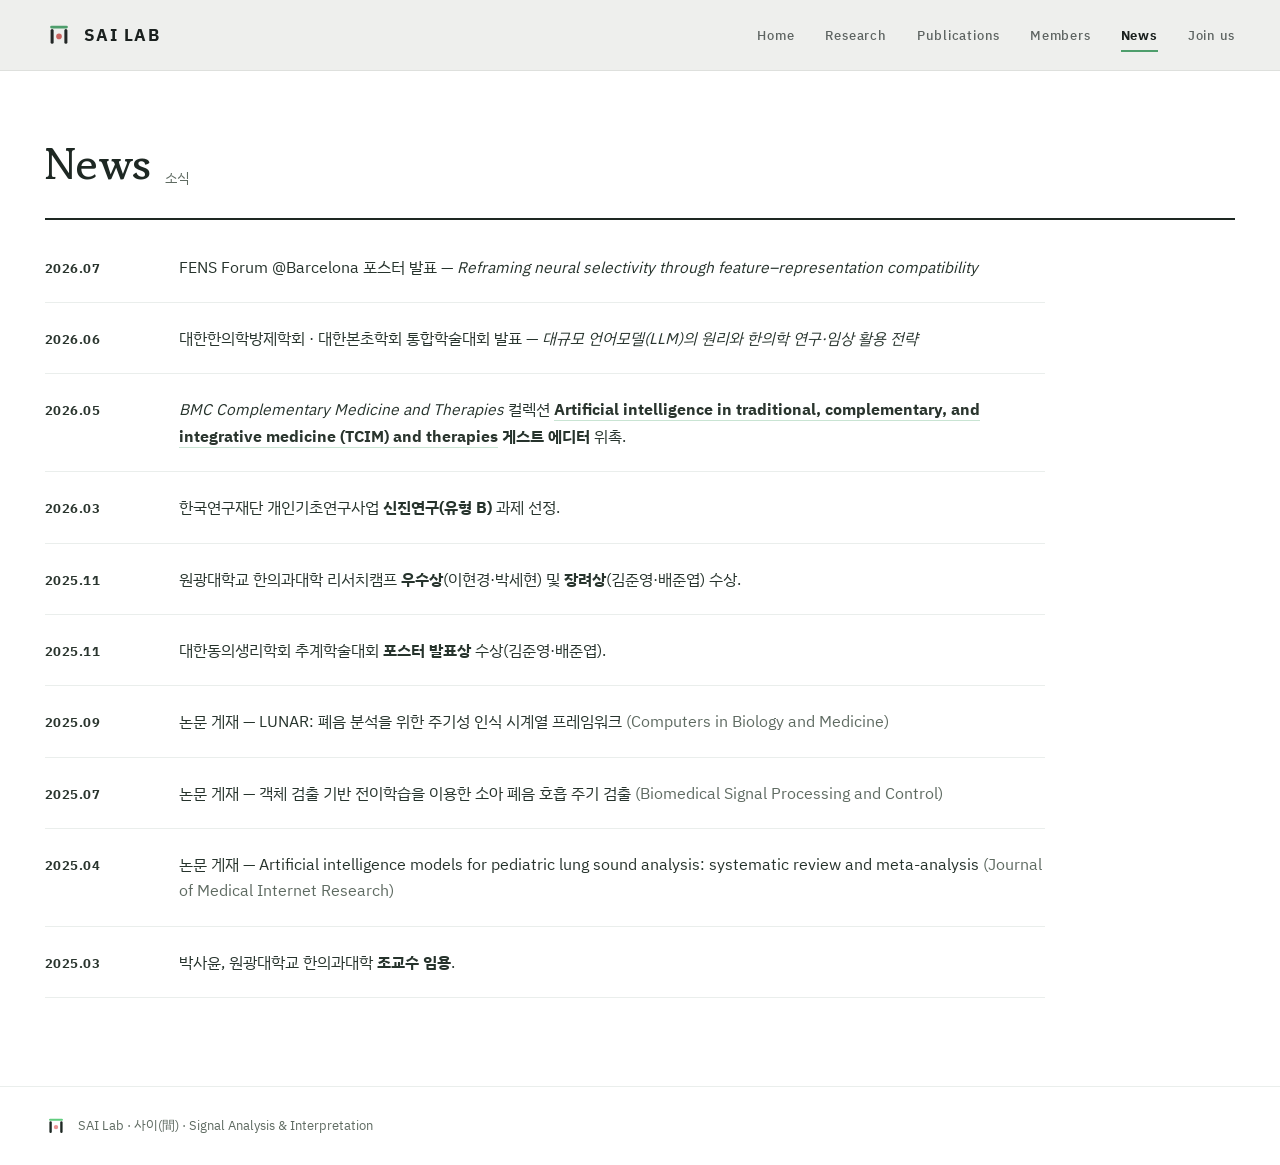
<file: news.html>
<!DOCTYPE html>
<html lang="ko">
<head>
<meta charset="UTF-8">
<meta name="viewport" content="width=device-width, initial-scale=1.0">
<title>SAI Lab · News</title>
<link rel="icon" href="logo.svg">
<link rel="preconnect" href="https://fonts.googleapis.com">
<link rel="preconnect" href="https://fonts.gstatic.com" crossorigin="">
<link href="https://fonts.googleapis.com/css2?family=IBM+Plex+Sans+KR:wght@300;400;500;600;700&amp;family=Gowun+Batang:wght@400;700&amp;display=swap" rel="stylesheet">
<style>
  *{box-sizing:border-box}
  html,body{height:100%}
  body{margin:0;background:#FFFFFF;color:#1E2823;font-family:"IBM Plex Sans KR",-apple-system,BlinkMacSystemFont,"Segoe UI",sans-serif;line-height:1.7;-webkit-font-smoothing:antialiased;word-break:keep-all;overflow-wrap:break-word}
  a{color:#2A352E;text-decoration:none}
  a:hover{color:#DB6D6E}
  ::selection{background:#EB9293;color:#FFFFFF}
  @media (max-width:1000px){
    [data-grid="two"],[data-grid="pi"],[data-grid="cv"],[data-grid="hero"]{grid-template-columns:1fr !important;gap:32px !important}
    [data-grid="four"]{grid-template-columns:1fr 1fr !important}
    [data-nav]{gap:16px !important;font-size:12px !important}
  }
  @media (max-width:600px){
    [data-grid="four"]{grid-template-columns:1fr !important}
    [data-nav]{gap:12px !important;font-size:11.5px !important;letter-spacing:.03em !important}
    [data-navbar]{height:auto !important;min-height:56px;flex-wrap:wrap;row-gap:8px;padding:10px 20px !important}
    [data-row]{grid-template-columns:1fr !important;gap:4px !important}
  }
</style>
</head>
<body>
<div style="width:100%;min-height:100vh;display:flex;flex-direction:column;background:#FFFFFF">
  <div style="position:sticky;top:0;z-index:40;background:rgba(237,238,236,.94);backdrop-filter:blur(10px);border-bottom:1px solid #DEE0DD;flex:none">
    <div data-navbar style="max-width:1440px;margin:0 auto;padding:0 clamp(20px,3.5vw,56px);height:70px;display:flex;align-items:center;justify-content:space-between;gap:24px">
      <a href="index.html" style="display:flex;align-items:center;gap:11px;text-decoration:none;color:#1B211F">
        <svg viewBox="0 0 120 120" style="width:28px;height:28px;display:block"><rect x="22" y="20" width="76" height="12" rx="6" fill="#4E9E6C"></rect><rect x="24" y="34" width="13" height="64" rx="6.5" fill="#232726"></rect><rect x="83" y="34" width="13" height="64" rx="6.5" fill="#232726"></rect><circle cx="60" cy="66" r="12" fill="#C9635F"></circle></svg>
        <span style="font-weight:800;font-size:17px;letter-spacing:.09em">SAI LAB</span>
      </a>
      <div data-nav style="display:flex;gap:30px;align-items:center;flex-wrap:wrap;font-size:13px;letter-spacing:.06em;font-weight:500">
        <a href="index.html" style="position:relative;text-decoration:none;color:#5E6462;padding:6px 0;font-weight:500">Home</a>
        <a href="research.html" style="position:relative;text-decoration:none;color:#5E6462;padding:6px 0;font-weight:500">Research</a>
        <a href="publications.html" style="position:relative;text-decoration:none;color:#5E6462;padding:6px 0;font-weight:500">Publications</a>
        <a href="members.html" style="position:relative;text-decoration:none;color:#5E6462;padding:6px 0;font-weight:500">Members</a>
        <a href="news.html" style="position:relative;text-decoration:none;color:#1B211F;padding:6px 0;font-weight:700">News<span style="position:absolute;left:0;right:0;bottom:0;height:2px;background:#4E9E6C"></span></a>
        <a href="join.html" style="position:relative;text-decoration:none;color:#5E6462;padding:6px 0;font-weight:500">Join us</a>
      </div>
    </div>
  </div>

  <div style="flex:1;width:100%;max-width:1440px;margin:0 auto;padding:56px clamp(20px,3.5vw,56px) 88px">
    <div style="display:flex;align-items:baseline;gap:14px;border-bottom:2px solid #1E2823;padding-bottom:16px">
      <h2 style="margin:0;font-family:'Gowun Batang',serif;font-size:clamp(30px,3.6vw,44px);font-weight:700;letter-spacing:-.01em">News</h2>
      <span style="font-size:13.5px;color:#5f6b62">소식</span>
    </div>
    <div style="display:grid;gap:0;margin-top:12px;max-width:1000px">
      <div data-row="" style="display:grid;grid-template-columns:110px 1fr;gap:24px;padding:22px 0;border-bottom:1px solid #EAEEEC;align-items:baseline">
        <span style="font-size:13px;font-weight:800;color:#2A352E;font-variant-numeric:tabular-nums;letter-spacing:.04em">2026.07</span>
        <p style="margin:0;font-size:15.5px;color:#26332C">FENS Forum @Barcelona 포스터 발표 — <em style="font-style: italic;">Reframing neural selectivity through feature–representation compatibility</em></p>
      </div>
      <div data-row="" style="display:grid;grid-template-columns:110px 1fr;gap:24px;padding:22px 0;border-bottom:1px solid #EAEEEC;align-items:baseline">
        <span style="font-size:13px;font-weight:800;color:#2A352E;font-variant-numeric:tabular-nums;letter-spacing:.04em">2026.06</span>
        <p style="margin:0;font-size:15.5px;color:#26332C">대한한의학방제학회 · 대한본초학회 통합학술대회 발표 — <em style="font-style:italic">대규모 언어모델(LLM)의 원리와 한의학 연구·임상 활용 전략</em></p>
      </div>
      <div data-row="" style="display:grid;grid-template-columns:110px 1fr;gap:24px;padding:22px 0;border-bottom:1px solid #EAEEEC;align-items:baseline">
        <span style="font-size:13px;font-weight:800;color:#2A352E;font-variant-numeric:tabular-nums;letter-spacing:.04em">2026.05</span>
        <p style="margin:0;font-size:15.5px;color:#26332C"><em style="font-style:italic">BMC Complementary Medicine and Therapies</em> 컬렉션 <a href="https://link.springer.com/collections/ahhcbfgdij" target="_blank" rel="noopener" style="font-weight:700;border-bottom:1px solid #C9E4D3">Artificial intelligence in traditional, complementary, and integrative medicine (TCIM) and therapies</a> <b style="font-weight:700">게스트 에디터</b> 위촉.</p>
      </div>
      <div data-row="" style="display:grid;grid-template-columns:110px 1fr;gap:24px;padding:22px 0;border-bottom:1px solid #EAEEEC;align-items:baseline">
        <span style="font-size:13px;font-weight:800;color:#2A352E;font-variant-numeric:tabular-nums;letter-spacing:.04em">2026.03</span>
        <p style="margin:0;font-size:15.5px;color:#26332C">한국연구재단 개인기초연구사업 <b style="font-weight:700">신진연구(유형 B)</b> 과제 선정.</p>
      </div>
      <div data-row="" style="display:grid;grid-template-columns:110px 1fr;gap:24px;padding:22px 0;border-bottom:1px solid #EAEEEC;align-items:baseline">
        <span style="font-size:13px;font-weight:800;color:#2A352E;font-variant-numeric:tabular-nums;letter-spacing:.04em">2025.11</span>
        <p style="margin:0;font-size:15.5px;color:#26332C">원광대학교 한의과대학 리서치캠프 <b style="font-weight:700">우수상</b>(이현경·박세현) 및 <b style="font-weight:700">장려상</b>(김준영·배준엽) 수상.</p>
      </div>
      <div data-row="" style="display:grid;grid-template-columns:110px 1fr;gap:24px;padding:22px 0;border-bottom:1px solid #EAEEEC;align-items:baseline">
        <span style="font-size:13px;font-weight:800;color:#2A352E;font-variant-numeric:tabular-nums;letter-spacing:.04em">2025.11</span>
        <p style="margin:0;font-size:15.5px;color:#26332C">대한동의생리학회 추계학술대회 <b style="font-weight:700">포스터 발표상</b> 수상(김준영·배준엽).</p>
      </div>
      <div data-row="" style="display:grid;grid-template-columns:110px 1fr;gap:24px;padding:22px 0;border-bottom:1px solid #EAEEEC;align-items:baseline">
        <span style="font-size:13px;font-weight:800;color:#2A352E;font-variant-numeric:tabular-nums;letter-spacing:.04em">2025.09</span>
        <p style="margin:0;font-size:15.5px;color:#26332C">논문 게재 — LUNAR: 폐음 분석을 위한 주기성 인식 시계열 프레임워크 <span style="color:#5f6b62">(Computers in Biology and Medicine)</span></p>
      </div>
      <div data-row="" style="display:grid;grid-template-columns:110px 1fr;gap:24px;padding:22px 0;border-bottom:1px solid #EAEEEC;align-items:baseline">
        <span style="font-size:13px;font-weight:800;color:#2A352E;font-variant-numeric:tabular-nums;letter-spacing:.04em">2025.07</span>
        <p style="margin:0;font-size:15.5px;color:#26332C">논문 게재 — 객체 검출 기반 전이학습을 이용한 소아 폐음 호흡 주기 검출 <span style="color:#5f6b62">(Biomedical Signal Processing and Control)</span></p>
      </div>
      <div data-row="" style="display:grid;grid-template-columns:110px 1fr;gap:24px;padding:22px 0;border-bottom:1px solid #EAEEEC;align-items:baseline">
        <span style="font-size:13px;font-weight:800;color:#2A352E;font-variant-numeric:tabular-nums;letter-spacing:.04em">2025.04</span>
        <p style="margin:0;font-size:15.5px;color:#26332C">논문 게재 — Artificial intelligence models for pediatric lung sound analysis: systematic review and meta-analysis <span style="color:#5f6b62">(Journal of Medical Internet Research)</span></p>
      </div>
      <div data-row="" style="display:grid;grid-template-columns:110px 1fr;gap:24px;padding:22px 0;border-bottom:1px solid #EAEEEC;align-items:baseline">
        <span style="font-size:13px;font-weight:800;color:#2A352E;font-variant-numeric:tabular-nums;letter-spacing:.04em">2025.03</span>
        <p style="margin:0;font-size:15.5px;color:#26332C">박사윤, 원광대학교 한의과대학 <b style="font-weight:700">조교수 임용</b>.</p>
      </div>
    </div>
  </div>
  <footer style="flex:none;border-top:1px solid #EAEEEC;background:#FFFFFF">
    <div style="max-width:1440px;margin:0 auto;padding:28px clamp(20px,3.5vw,56px);display:flex;gap:20px;flex-wrap:wrap;align-items:center;justify-content:space-between">
      <div style="display:flex;align-items:center;gap:11px">
        <svg viewBox="0 0 120 120" style="width:22px;height:22px;display:block"><rect x="22" y="20" width="76" height="12" rx="6" fill="#61CD7F"></rect><rect x="24" y="34" width="13" height="64" rx="6.5" fill="#1E2823"></rect><rect x="83" y="34" width="13" height="64" rx="6.5" fill="#1E2823"></rect><circle cx="60" cy="66" r="12" fill="#EB9293"></circle></svg>
        <span style="font-size:12.5px;color:#5f6b62">SAI Lab · 사이(間) · Signal Analysis &amp; Interpretation</span>
      </div>
      
    </div>
  </footer>
</div>

</body>
</html>
</file>
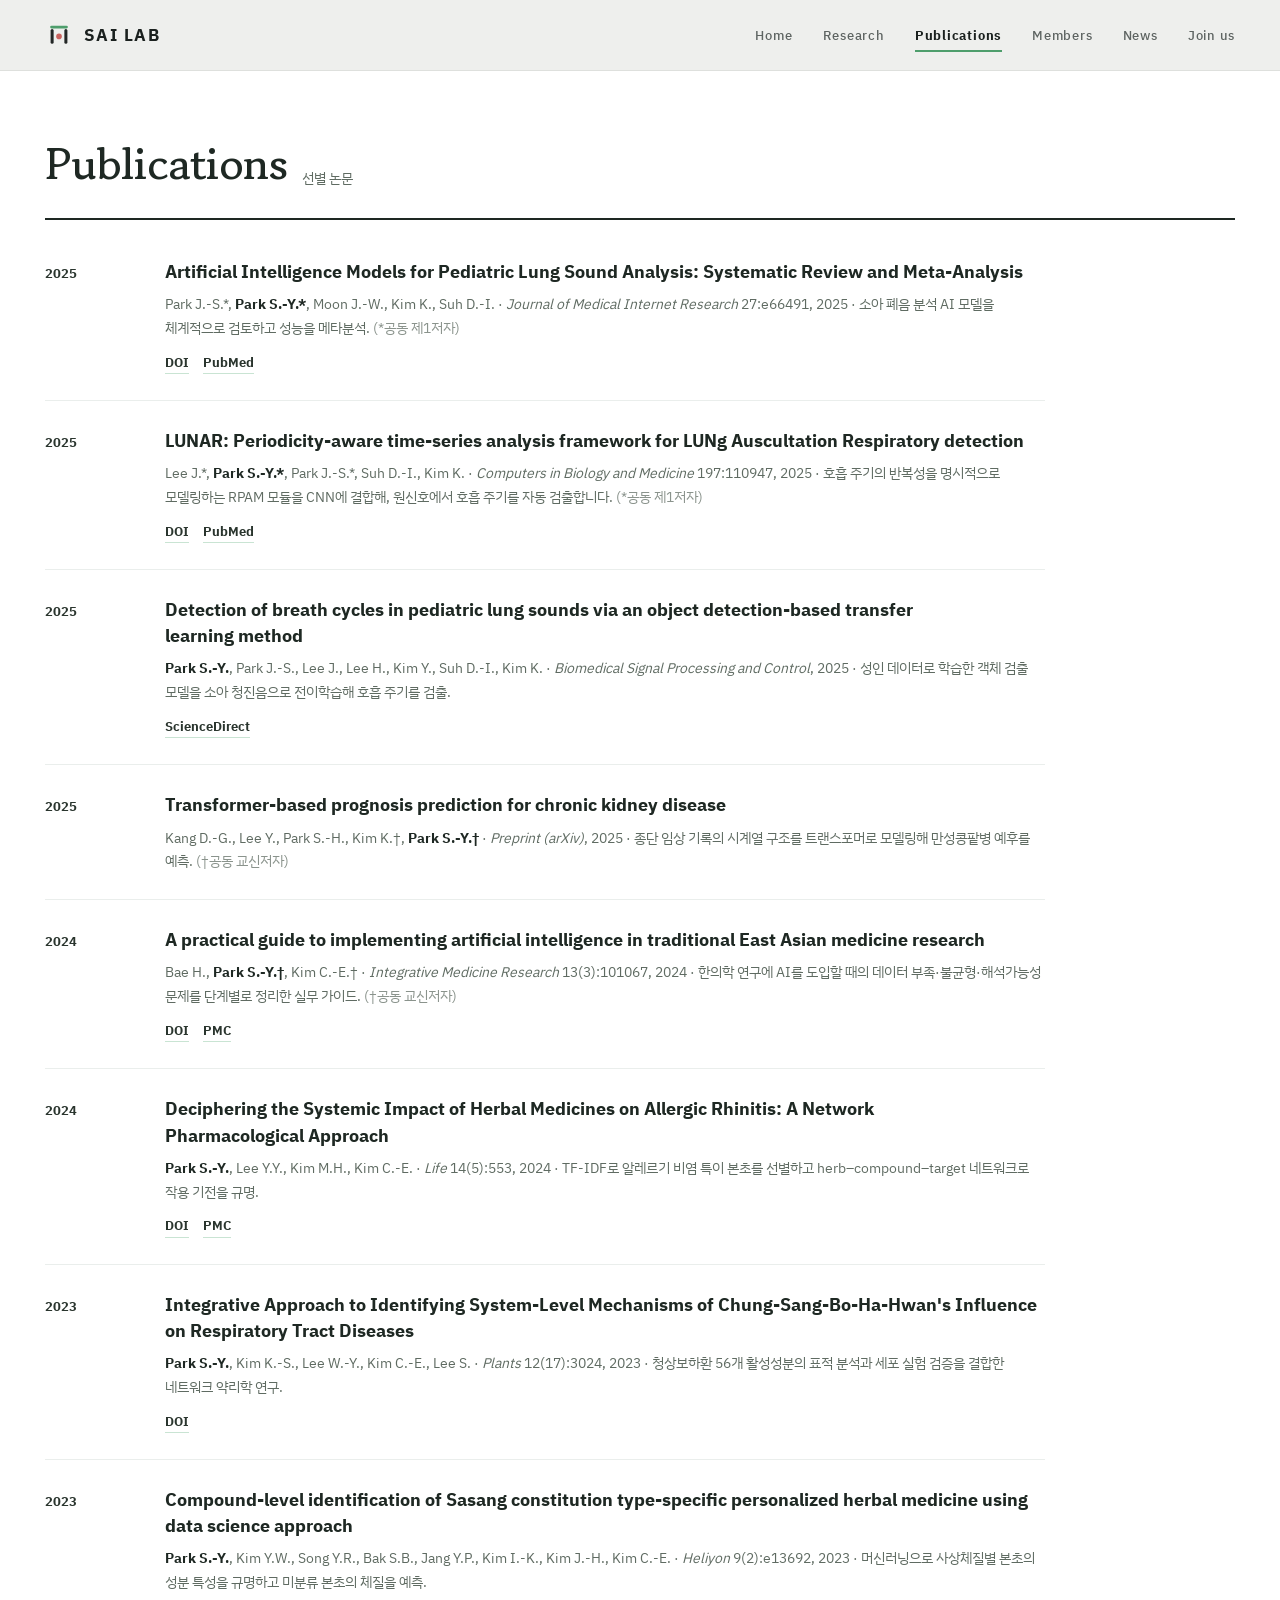
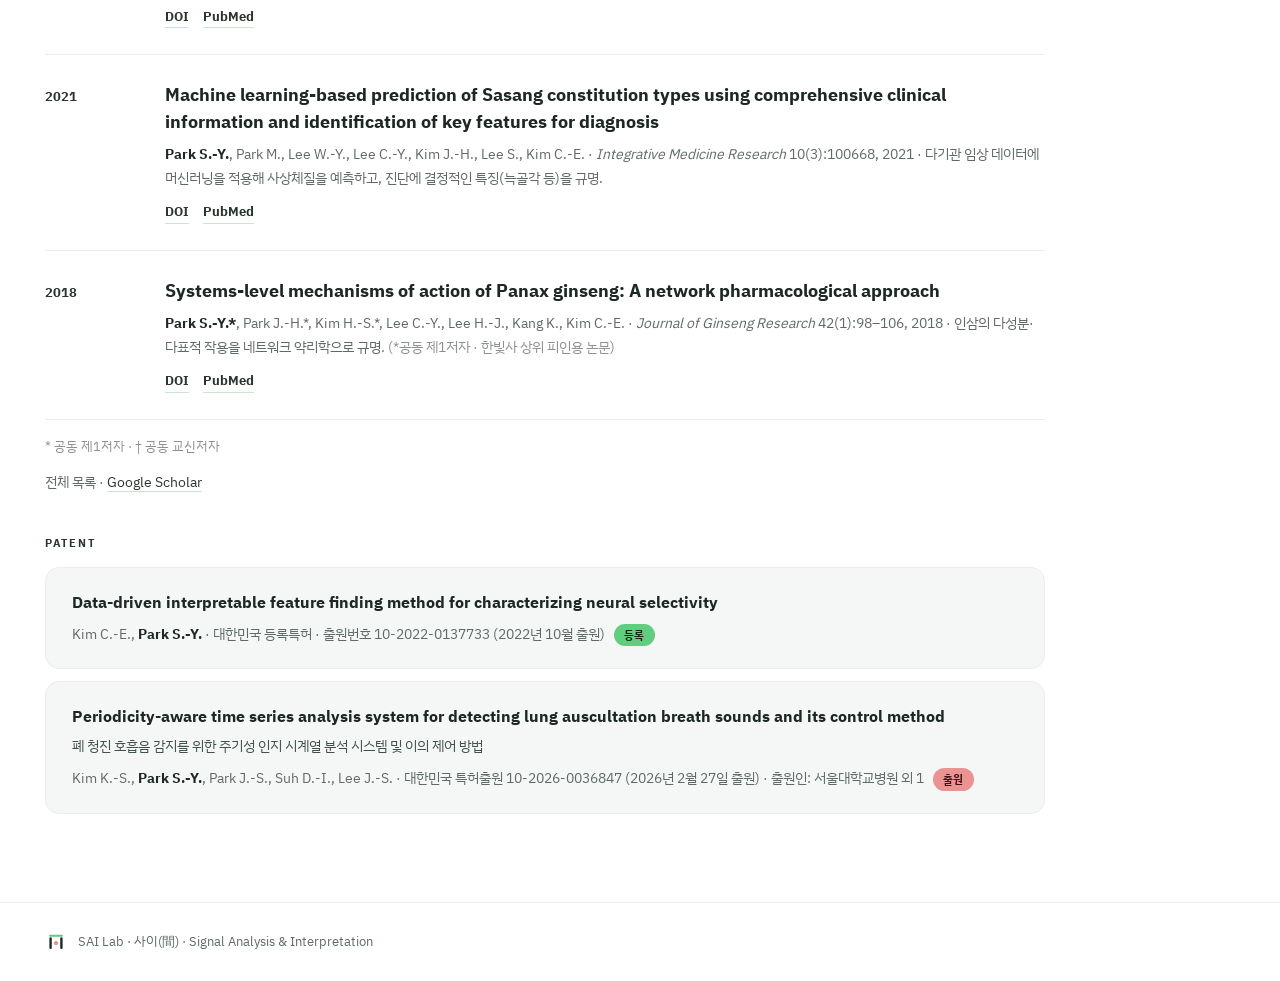
<file: publications.html>
<!DOCTYPE html>
<html lang="ko">
<head>
<meta charset="UTF-8">
<meta name="viewport" content="width=device-width, initial-scale=1.0">
<title>SAI Lab · Publications</title>
<link rel="icon" href="logo.svg">
<link rel="preconnect" href="https://fonts.googleapis.com">
<link rel="preconnect" href="https://fonts.gstatic.com" crossorigin="">
<link href="https://fonts.googleapis.com/css2?family=IBM+Plex+Sans+KR:wght@300;400;500;600;700&amp;family=Gowun+Batang:wght@400;700&amp;display=swap" rel="stylesheet">
<style>
  *{box-sizing:border-box}
  html,body{height:100%}
  body{margin:0;background:#FFFFFF;color:#1E2823;font-family:"IBM Plex Sans KR",-apple-system,BlinkMacSystemFont,"Segoe UI",sans-serif;line-height:1.7;-webkit-font-smoothing:antialiased;word-break:keep-all;overflow-wrap:break-word}
  a{color:#2A352E;text-decoration:none}
  a:hover{color:#DB6D6E}
  ::selection{background:#EB9293;color:#FFFFFF}
  @media (max-width:1000px){
    [data-grid="two"],[data-grid="pi"],[data-grid="cv"],[data-grid="hero"]{grid-template-columns:1fr !important;gap:32px !important}
    [data-grid="four"]{grid-template-columns:1fr 1fr !important}
    [data-nav]{gap:16px !important;font-size:12px !important}
  }
  @media (max-width:600px){
    [data-grid="four"]{grid-template-columns:1fr !important}
    [data-nav]{gap:12px !important;font-size:11.5px !important;letter-spacing:.03em !important}
    [data-navbar]{height:auto !important;min-height:56px;flex-wrap:wrap;row-gap:8px;padding:10px 20px !important}
    [data-row]{grid-template-columns:1fr !important;gap:4px !important}
  }
</style>
</head>
<body>
<div style="width:100%;min-height:100vh;display:flex;flex-direction:column;background:#FFFFFF">
  <div style="position:sticky;top:0;z-index:40;background:rgba(237,238,236,.94);backdrop-filter:blur(10px);border-bottom:1px solid #DEE0DD;flex:none">
    <div data-navbar style="max-width:1440px;margin:0 auto;padding:0 clamp(20px,3.5vw,56px);height:70px;display:flex;align-items:center;justify-content:space-between;gap:24px">
      <a href="index.html" style="display:flex;align-items:center;gap:11px;text-decoration:none;color:#1B211F">
        <svg viewBox="0 0 120 120" style="width:28px;height:28px;display:block"><rect x="22" y="20" width="76" height="12" rx="6" fill="#4E9E6C"></rect><rect x="24" y="34" width="13" height="64" rx="6.5" fill="#232726"></rect><rect x="83" y="34" width="13" height="64" rx="6.5" fill="#232726"></rect><circle cx="60" cy="66" r="12" fill="#C9635F"></circle></svg>
        <span style="font-weight:800;font-size:17px;letter-spacing:.09em">SAI LAB</span>
      </a>
      <div data-nav style="display:flex;gap:30px;align-items:center;flex-wrap:wrap;font-size:13px;letter-spacing:.06em;font-weight:500">
        <a href="index.html" style="position:relative;text-decoration:none;color:#5E6462;padding:6px 0;font-weight:500">Home</a>
        <a href="research.html" style="position:relative;text-decoration:none;color:#5E6462;padding:6px 0;font-weight:500">Research</a>
        <a href="publications.html" style="position:relative;text-decoration:none;color:#1B211F;padding:6px 0;font-weight:700">Publications<span style="position:absolute;left:0;right:0;bottom:0;height:2px;background:#4E9E6C"></span></a>
        <a href="members.html" style="position:relative;text-decoration:none;color:#5E6462;padding:6px 0;font-weight:500">Members</a>
        <a href="news.html" style="position:relative;text-decoration:none;color:#5E6462;padding:6px 0;font-weight:500">News</a>
        <a href="join.html" style="position:relative;text-decoration:none;color:#5E6462;padding:6px 0;font-weight:500">Join us</a>
      </div>
    </div>
  </div>

  <div style="flex:1;width:100%;max-width:1440px;margin:0 auto;padding:56px clamp(20px,3.5vw,56px) 88px">
    <div style="display:flex;align-items:baseline;gap:14px;border-bottom:2px solid #1E2823;padding-bottom:16px">
      <h2 style="margin:0;font-family:'Gowun Batang',serif;font-size:clamp(30px,3.6vw,44px);font-weight:700;letter-spacing:-.01em">Publications</h2>
      <span style="font-size:13.5px;color:#5f6b62">선별 논문</span>
    </div>
    <div style="display:grid;gap:0;margin-top:12px;max-width:1000px">
      <div data-row="" style="display:grid;grid-template-columns:96px 1fr;gap:24px;padding:26px 0;border-bottom:1px solid #EAEEEC">
        <span style="font-size:13px;font-weight:800;color:#2A352E;font-variant-numeric:tabular-nums;padding-top:4px">2025</span>
        <div>
          <p style="margin:0;font-size:17.5px;font-weight:700;line-height:1.5;text-wrap:pretty">Artificial Intelligence Models for Pediatric Lung Sound Analysis: Systematic Review and Meta-Analysis</p>
          <p style="margin:8px 0 0;font-size:14px;color:#5f6b62">Park J.-S.*, <b style="color:#1E2823">Park S.-Y.*</b>, Moon J.-W., Kim K., Suh D.-I. · <em style="font-style:italic">Journal of Medical Internet Research</em> 27:e66491, 2025 · 소아 폐음 분석 AI 모델을 체계적으로 검토하고 성능을 메타분석. <span style="color:#8a938c">(*공동 제1저자)</span></p>
          <div style="display:flex;gap:14px;flex-wrap:wrap;margin-top:12px;font-size:12.5px;font-weight:700">
            <a href="https://doi.org/10.2196/66491" target="_blank" rel="noopener" style="color:#2A352E;border-bottom:1px solid #C9E4D3" style-hover="color:#DB6D6E;border-bottom-color:#EB9293">DOI</a>
            <a href="https://pubmed.ncbi.nlm.nih.gov/40249944/" target="_blank" rel="noopener" style="color:#2A352E;border-bottom:1px solid #C9E4D3" style-hover="color:#DB6D6E;border-bottom-color:#EB9293">PubMed</a>
          </div>
        </div>
      </div>
      <div data-row="" style="display:grid;grid-template-columns:96px 1fr;gap:24px;padding:26px 0;border-bottom:1px solid #EAEEEC">
        <span style="font-size:13px;font-weight:800;color:#2A352E;font-variant-numeric:tabular-nums;padding-top:4px">2025</span>
        <div>
          <p style="margin:0;font-size:17.5px;font-weight:700;line-height:1.5;text-wrap:pretty">LUNAR: Periodicity-aware time-series analysis framework for LUNg Auscultation Respiratory detection</p>
          <p style="margin:8px 0 0;font-size:14px;color:#5f6b62">Lee J.*, <b style="color:#1E2823">Park S.-Y.*</b>, Park J.-S.*, Suh D.-I., Kim K. · <em style="font-style:italic">Computers in Biology and Medicine</em> 197:110947, 2025 · 호흡 주기의 반복성을 명시적으로 모델링하는 RPAM 모듈을 CNN에 결합해, 원신호에서 호흡 주기를 자동 검출합니다. <span style="color:#8a938c">(*공동 제1저자)</span></p>
          <div style="display:flex;gap:14px;flex-wrap:wrap;margin-top:12px;font-size:12.5px;font-weight:700">
            <a href="https://doi.org/10.1016/j.compbiomed.2025.110947" target="_blank" rel="noopener" style="color:#2A352E;border-bottom:1px solid #C9E4D3" style-hover="color:#DB6D6E;border-bottom-color:#EB9293">DOI</a>
            <a href="https://pubmed.ncbi.nlm.nih.gov/40876419/" target="_blank" rel="noopener" style="color:#2A352E;border-bottom:1px solid #C9E4D3" style-hover="color:#DB6D6E;border-bottom-color:#EB9293">PubMed</a>
          </div>
        </div>
      </div>
      <div data-row="" style="display:grid;grid-template-columns:96px 1fr;gap:24px;padding:26px 0;border-bottom:1px solid #EAEEEC">
        <span style="font-size:13px;font-weight:800;color:#2A352E;font-variant-numeric:tabular-nums;padding-top:4px">2025</span>
        <div>
          <p style="margin:0;font-size:17.5px;font-weight:700;line-height:1.5;text-wrap:pretty">Detection of breath cycles in pediatric lung sounds via an object detection-based transfer learning method</p>
          <p style="margin:8px 0 0;font-size:14px;color:#5f6b62"><b style="color:#1E2823">Park S.-Y.</b>, Park J.-S., Lee J., Lee H., Kim Y., Suh D.-I., Kim K. · <em style="font-style:italic">Biomedical Signal Processing and Control</em>, 2025 · 성인 데이터로 학습한 객체 검출 모델을 소아 청진음으로 전이학습해 호흡 주기를 검출.</p>
          <div style="display:flex;gap:14px;flex-wrap:wrap;margin-top:12px;font-size:12.5px;font-weight:700">
            <a href="https://www.sciencedirect.com/science/article/abs/pii/S1746809425002046" target="_blank" rel="noopener" style="color:#2A352E;border-bottom:1px solid #C9E4D3" style-hover="color:#DB6D6E;border-bottom-color:#EB9293">ScienceDirect</a>
          </div>
        </div>
      </div>
      <div data-row="" style="display:grid;grid-template-columns:96px 1fr;gap:24px;padding:26px 0;border-bottom:1px solid #EAEEEC">
        <span style="font-size:13px;font-weight:800;color:#2A352E;font-variant-numeric:tabular-nums;padding-top:4px">2025</span>
        <div>
          <p style="margin:0;font-size:17.5px;font-weight:700;line-height:1.5;text-wrap:pretty">Transformer-based prognosis prediction for chronic kidney disease</p>
          <p style="margin:8px 0 0;font-size:14px;color:#5f6b62">Kang D.-G., Lee Y., Park S.-H., Kim K.†, <b style="color:#1E2823">Park S.-Y.†</b> · <em style="font-style:italic">Preprint (arXiv)</em>, 2025 · 종단 임상 기록의 시계열 구조를 트랜스포머로 모델링해 만성콩팥병 예후를 예측. <span style="color:#8a938c">(†공동 교신저자)</span></p>
        </div>
      </div>
      <div data-row="" style="display:grid;grid-template-columns:96px 1fr;gap:24px;padding:26px 0;border-bottom:1px solid #EAEEEC">
        <span style="font-size:13px;font-weight:800;color:#2A352E;font-variant-numeric:tabular-nums;padding-top:4px">2024</span>
        <div>
          <p style="margin:0;font-size:17.5px;font-weight:700;line-height:1.5;text-wrap:pretty">A practical guide to implementing artificial intelligence in traditional East Asian medicine research</p>
          <p style="margin:8px 0 0;font-size:14px;color:#5f6b62">Bae H., <b style="color:#1E2823">Park S.-Y.†</b>, Kim C.-E.† · <em style="font-style:italic">Integrative Medicine Research</em> 13(3):101067, 2024 · 한의학 연구에 AI를 도입할 때의 데이터 부족·불균형·해석가능성 문제를 단계별로 정리한 실무 가이드. <span style="color:#8a938c">(†공동 교신저자)</span></p>
          <div style="display:flex;gap:14px;flex-wrap:wrap;margin-top:12px;font-size:12.5px;font-weight:700">
            <a href="https://doi.org/10.1016/j.imr.2024.101067" target="_blank" rel="noopener" style="color:#2A352E;border-bottom:1px solid #C9E4D3" style-hover="color:#DB6D6E;border-bottom-color:#EB9293">DOI</a>
            <a href="https://pmc.ncbi.nlm.nih.gov/articles/PMC11381867" target="_blank" rel="noopener" style="color:#2A352E;border-bottom:1px solid #C9E4D3" style-hover="color:#DB6D6E;border-bottom-color:#EB9293">PMC</a>
          </div>
        </div>
      </div>
      <div data-row="" style="display:grid;grid-template-columns:96px 1fr;gap:24px;padding:26px 0;border-bottom:1px solid #EAEEEC">
        <span style="font-size:13px;font-weight:800;color:#2A352E;font-variant-numeric:tabular-nums;padding-top:4px">2024</span>
        <div>
          <p style="margin:0;font-size:17.5px;font-weight:700;line-height:1.5;text-wrap:pretty">Deciphering the Systemic Impact of Herbal Medicines on Allergic Rhinitis: A Network Pharmacological Approach</p>
          <p style="margin:8px 0 0;font-size:14px;color:#5f6b62"><b style="color:#1E2823">Park S.-Y.</b>, Lee Y.Y., Kim M.H., Kim C.-E. · <em style="font-style:italic">Life</em> 14(5):553, 2024 · TF-IDF로 알레르기 비염 특이 본초를 선별하고 herb–compound–target 네트워크로 작용 기전을 규명.</p>
          <div style="display:flex;gap:14px;flex-wrap:wrap;margin-top:12px;font-size:12.5px;font-weight:700">
            <a href="https://doi.org/10.3390/life14050553" target="_blank" rel="noopener" style="color:#2A352E;border-bottom:1px solid #C9E4D3" style-hover="color:#DB6D6E;border-bottom-color:#EB9293">DOI</a>
            <a href="https://pmc.ncbi.nlm.nih.gov/articles/PMC11122645/" target="_blank" rel="noopener" style="color:#2A352E;border-bottom:1px solid #C9E4D3" style-hover="color:#DB6D6E;border-bottom-color:#EB9293">PMC</a>
          </div>
        </div>
      </div>
      <div data-row="" style="display:grid;grid-template-columns:96px 1fr;gap:24px;padding:26px 0;border-bottom:1px solid #EAEEEC">
        <span style="font-size:13px;font-weight:800;color:#2A352E;font-variant-numeric:tabular-nums;padding-top:4px">2023</span>
        <div>
          <p style="margin:0;font-size:17.5px;font-weight:700;line-height:1.5;text-wrap:pretty">Integrative Approach to Identifying System-Level Mechanisms of Chung-Sang-Bo-Ha-Hwan's Influence on Respiratory Tract Diseases</p>
          <p style="margin:8px 0 0;font-size:14px;color:#5f6b62"><b style="color:#1E2823">Park S.-Y.</b>, Kim K.-S., Lee W.-Y., Kim C.-E., Lee S. · <em style="font-style:italic">Plants</em> 12(17):3024, 2023 · 청상보하환 56개 활성성분의 표적 분석과 세포 실험 검증을 결합한 네트워크 약리학 연구.</p>
          <div style="display:flex;gap:14px;flex-wrap:wrap;margin-top:12px;font-size:12.5px;font-weight:700">
            <a href="https://doi.org/10.3390/plants12173024" target="_blank" rel="noopener" style="color:#2A352E;border-bottom:1px solid #C9E4D3" style-hover="color:#DB6D6E;border-bottom-color:#EB9293">DOI</a>
          </div>
        </div>
      </div>
      <div data-row="" style="display:grid;grid-template-columns:96px 1fr;gap:24px;padding:26px 0;border-bottom:1px solid #EAEEEC">
        <span style="font-size:13px;font-weight:800;color:#2A352E;font-variant-numeric:tabular-nums;padding-top:4px">2023</span>
        <div>
          <p style="margin:0;font-size:17.5px;font-weight:700;line-height:1.5;text-wrap:pretty">Compound-level identification of Sasang constitution type-specific personalized herbal medicine using data science approach</p>
          <p style="margin:8px 0 0;font-size:14px;color:#5f6b62"><b style="color:#1E2823">Park S.-Y.</b>, Kim Y.W., Song Y.R., Bak S.B., Jang Y.P., Kim I.-K., Kim J.-H., Kim C.-E. · <em style="font-style:italic">Heliyon</em> 9(2):e13692, 2023 · 머신러닝으로 사상체질별 본초의 성분 특성을 규명하고 미분류 본초의 체질을 예측.</p>
          <div style="display:flex;gap:14px;flex-wrap:wrap;margin-top:12px;font-size:12.5px;font-weight:700">
            <a href="https://doi.org/10.1016/j.heliyon.2023.e13692" target="_blank" rel="noopener" style="color:#2A352E;border-bottom:1px solid #C9E4D3" style-hover="color:#DB6D6E;border-bottom-color:#EB9293">DOI</a>
            <a href="https://pubmed.ncbi.nlm.nih.gov/36852049/" target="_blank" rel="noopener" style="color:#2A352E;border-bottom:1px solid #C9E4D3" style-hover="color:#DB6D6E;border-bottom-color:#EB9293">PubMed</a>
          </div>
        </div>
      </div>
      <div data-row="" style="display:grid;grid-template-columns:96px 1fr;gap:24px;padding:26px 0;border-bottom:1px solid #EAEEEC">
        <span style="font-size:13px;font-weight:800;color:#2A352E;font-variant-numeric:tabular-nums;padding-top:4px">2021</span>
        <div>
          <p style="margin:0;font-size:17.5px;font-weight:700;line-height:1.5;text-wrap:pretty">Machine learning-based prediction of Sasang constitution types using comprehensive clinical information and identification of key features for diagnosis</p>
          <p style="margin:8px 0 0;font-size:14px;color:#5f6b62"><b style="color:#1E2823">Park S.-Y.</b>, Park M., Lee W.-Y., Lee C.-Y., Kim J.-H., Lee S., Kim C.-E. · <em style="font-style:italic">Integrative Medicine Research</em> 10(3):100668, 2021 · 다기관 임상 데이터에 머신러닝을 적용해 사상체질을 예측하고, 진단에 결정적인 특징(늑골각 등)을 규명.</p>
          <div style="display:flex;gap:14px;flex-wrap:wrap;margin-top:12px;font-size:12.5px;font-weight:700">
            <a href="https://doi.org/10.1016/j.imr.2020.100668" target="_blank" rel="noopener" style="color:#2A352E;border-bottom:1px solid #C9E4D3" style-hover="color:#DB6D6E;border-bottom-color:#EB9293">DOI</a>
            <a href="https://pubmed.ncbi.nlm.nih.gov/33665087/" target="_blank" rel="noopener" style="color:#2A352E;border-bottom:1px solid #C9E4D3" style-hover="color:#DB6D6E;border-bottom-color:#EB9293">PubMed</a>
          </div>
        </div>
      </div>
      <div data-row="" style="display:grid;grid-template-columns:96px 1fr;gap:24px;padding:26px 0;border-bottom:1px solid #EAEEEC">
        <span style="font-size:13px;font-weight:800;color:#2A352E;font-variant-numeric:tabular-nums;padding-top:4px">2018</span>
        <div>
          <p style="margin:0;font-size:17.5px;font-weight:700;line-height:1.5;text-wrap:pretty">Systems-level mechanisms of action of Panax ginseng: A network pharmacological approach</p>
          <p style="margin:8px 0 0;font-size:14px;color:#5f6b62"><b style="color:#1E2823">Park S.-Y.*</b>, Park J.-H.*, Kim H.-S.*, Lee C.-Y., Lee H.-J., Kang K., Kim C.-E. · <em style="font-style:italic">Journal of Ginseng Research</em> 42(1):98–106, 2018 · 인삼의 다성분·다표적 작용을 네트워크 약리학으로 규명. <span style="color:#8a938c">(*공동 제1저자 · 한빛사 상위 피인용 논문)</span></p>
          <div style="display:flex;gap:14px;flex-wrap:wrap;margin-top:12px;font-size:12.5px;font-weight:700">
            <a href="https://doi.org/10.1016/j.jgr.2017.09.001" target="_blank" rel="noopener" style="color:#2A352E;border-bottom:1px solid #C9E4D3" style-hover="color:#DB6D6E;border-bottom-color:#EB9293">DOI</a>
            <a href="https://pubmed.ncbi.nlm.nih.gov/29348728/" target="_blank" rel="noopener" style="color:#2A352E;border-bottom:1px solid #C9E4D3" style-hover="color:#DB6D6E;border-bottom-color:#EB9293">PubMed</a>
          </div>
        </div>
      </div>
    </div>
    <p style="margin:16px 0 0;font-size:12.5px;color:#8a938c">* 공동 제1저자 · † 공동 교신저자</p>
    <p style="margin:14px 0 0;font-size:13.5px;color:#5f6b62">전체 목록 · <a href="https://scholar.google.com/citations?user=49g8xtYAAAAJ" target="_blank" rel="noopener" style="color:#2A352E;border-bottom:1px solid #C9E4D3" style-hover="color:#DB6D6E;border-bottom-color:#EB9293">Google Scholar</a></p>
    <p style="margin:40px 0 14px;font-size:11px;letter-spacing:.16em;text-transform:uppercase;color:#2A352E;font-weight:800">Patent</p>
    <div style="max-width:1000px;background:#F5F7F6;border:1px solid #EAEEEC;border-radius:14px;padding:22px 26px">
      <p style="margin:0;font-size:16px;font-weight:700;line-height:1.5;text-wrap:pretty">Data-driven interpretable feature finding method for characterizing neural selectivity</p>
      <p style="margin:8px 0 0;font-size:14px;color:#5f6b62">Kim C.-E., <b style="color:#1E2823">Park S.-Y.</b> · 대한민국 등록특허 · 출원번호 10-2022-0137733 (2022년 10월 출원) <span style="display:inline-block;margin-left:6px;background:#61CD7F;color:#12271A;font-size:11px;font-weight:800;letter-spacing:.06em;border-radius:999px;padding:2px 10px;vertical-align:middle">등록</span></p>
    </div>
    <div style="max-width:1000px;background:#F5F7F6;border:1px solid #EAEEEC;border-radius:14px;padding:22px 26px;margin-top:12px">
      <p style="margin:0;font-size:16px;font-weight:700;line-height:1.5;text-wrap:pretty">Periodicity-aware time series analysis system for detecting lung auscultation breath sounds and its control method</p>
      <p style="margin:6px 0 0;font-size:14px;color:#41504a">폐 청진 호흡음 감지를 위한 주기성 인지 시계열 분석 시스템 및 이의 제어 방법</p>
      <p style="margin:8px 0 0;font-size:14px;color:#5f6b62">Kim K.-S., <b style="color:#1E2823">Park S.-Y.</b>, Park J.-S., Suh D.-I., Lee J.-S. · 대한민국 특허출원 10-2026-0036847 (2026년 2월 27일 출원) · 출원인: 서울대학교병원 외 1 <span style="display:inline-block;margin-left:6px;background:#EB9293;color:#3A1516;font-size:11px;font-weight:800;letter-spacing:.06em;border-radius:999px;padding:2px 10px;vertical-align:middle">출원</span></p>
    </div>
  </div>
  <footer style="flex:none;border-top:1px solid #EAEEEC;background:#FFFFFF">
    <div style="max-width:1440px;margin:0 auto;padding:28px clamp(20px,3.5vw,56px);display:flex;gap:20px;flex-wrap:wrap;align-items:center;justify-content:space-between">
      <div style="display:flex;align-items:center;gap:11px">
        <svg viewBox="0 0 120 120" style="width:22px;height:22px;display:block"><rect x="22" y="20" width="76" height="12" rx="6" fill="#61CD7F"></rect><rect x="24" y="34" width="13" height="64" rx="6.5" fill="#1E2823"></rect><rect x="83" y="34" width="13" height="64" rx="6.5" fill="#1E2823"></rect><circle cx="60" cy="66" r="12" fill="#EB9293"></circle></svg>
        <span style="font-size:12.5px;color:#5f6b62">SAI Lab · 사이(間) · Signal Analysis &amp; Interpretation</span>
      </div>
      
    </div>
  </footer>
</div>

</body>
</html>
</file>
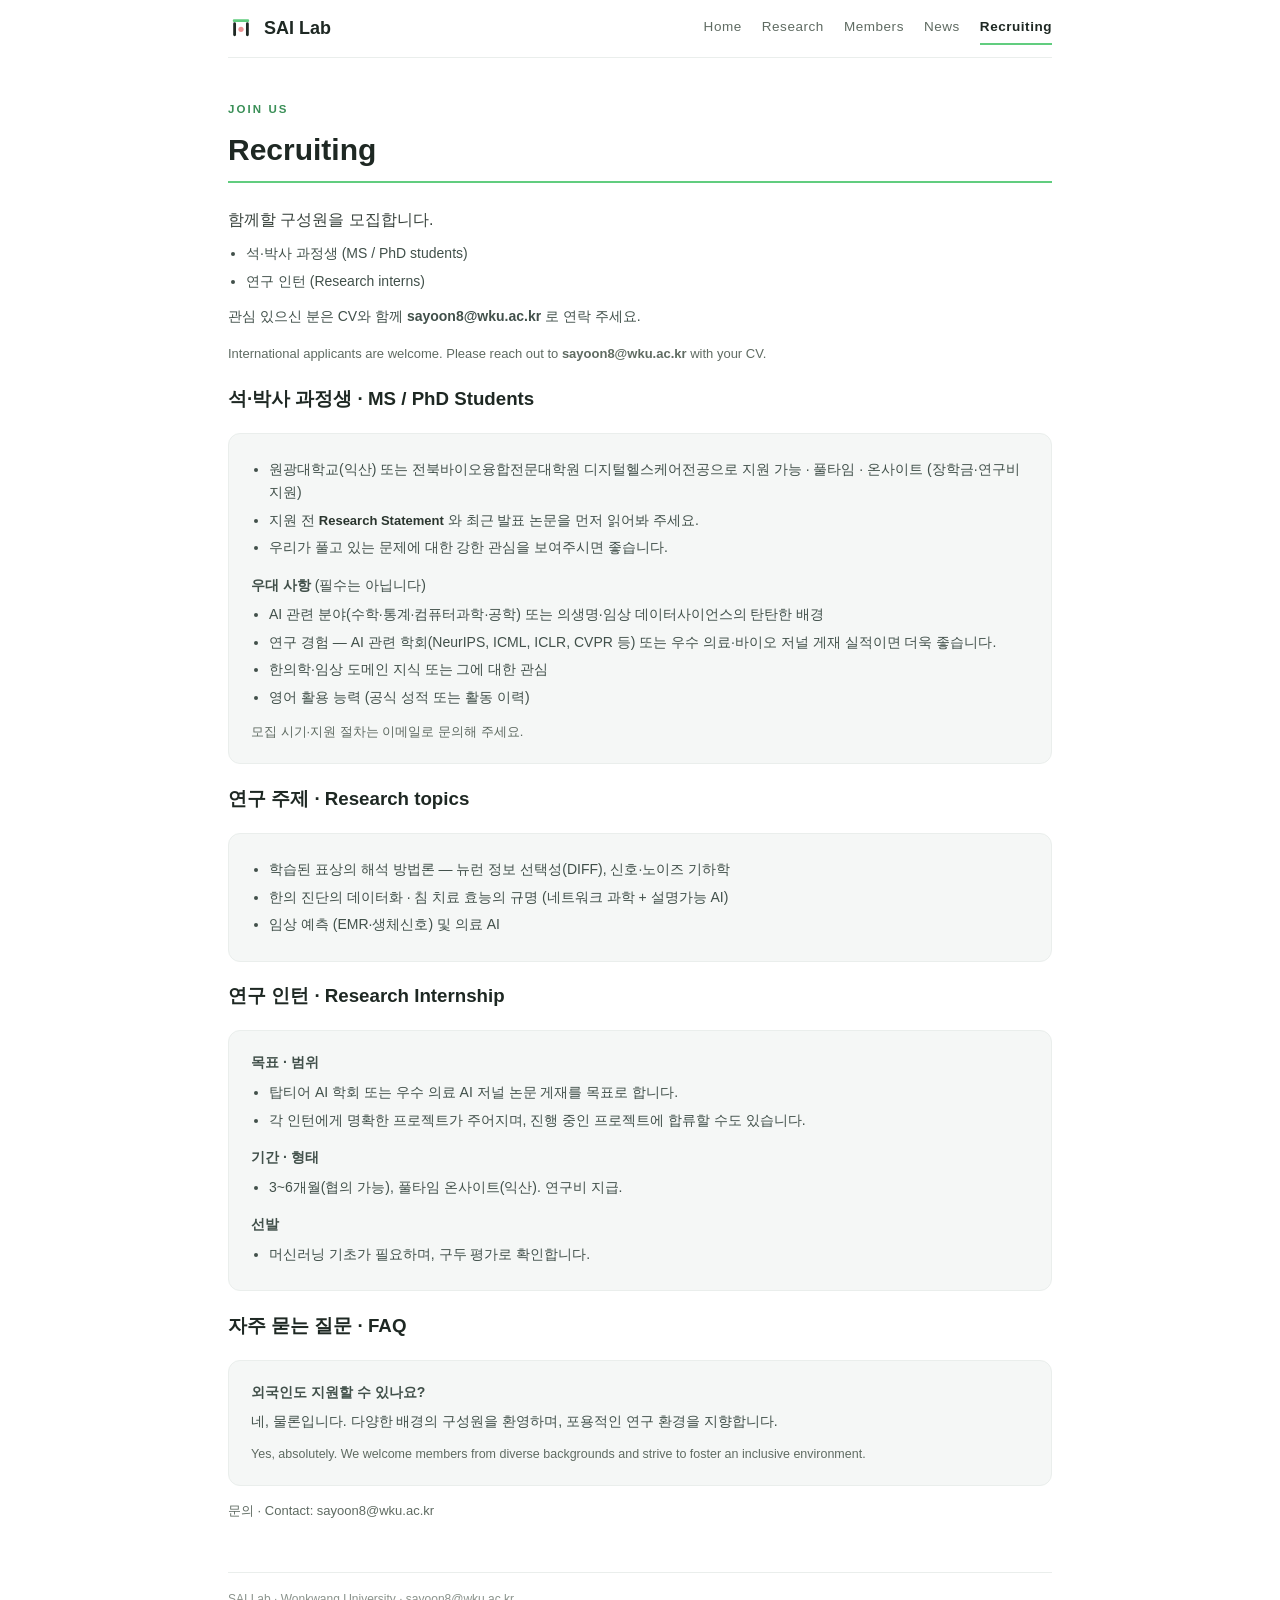
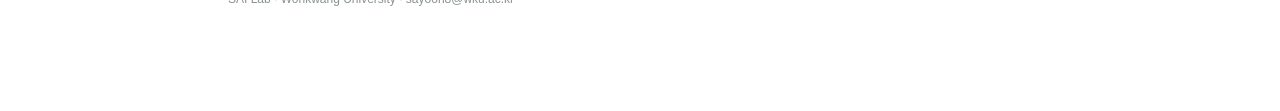
<file: recruiting.html>
<!DOCTYPE html>
<html lang="ko">
<head>
<meta charset="UTF-8">
<meta name="viewport" content="width=device-width, initial-scale=1.0">
<title>SAI Lab · Recruiting</title>
<link rel="icon" href="logo.svg">
<link rel="stylesheet" href="style.css">
</head>
<body>
<div class="wrap">

  <nav class="topnav">
    <a class="brand" href="index.html">
      <svg viewBox="0 0 120 120"><rect x="22" y="20" width="76" height="12" rx="6" fill="#61CD7F"/><rect x="24" y="34" width="13" height="64" rx="6.5" fill="#1E2823"/><rect x="83" y="34" width="13" height="64" rx="6.5" fill="#1E2823"/><circle cx="60" cy="66" r="12" fill="#EB9293"/></svg>
      SAI Lab
    </a>
    <div class="links">
      <a href="index.html">Home</a>
      <a href="research.html">Research</a>
      <a href="members.html">Members</a>
      <a href="news.html">News</a>
      <a href="recruiting.html" class="active">Recruiting</a>
    </div>
  </nav>

  <div class="pagetitle">
    <p class="eyebrow">Join us</p>
    <h2>Recruiting</h2>
  </div>

  <p class="lead" style="margin-top:0">함께할 구성원을 모집합니다.</p>
  <ul class="clean">
    <li>석·박사 과정생 (MS / PhD students)</li>
    <li>연구 인턴 (Research interns)</li>
  </ul>
  <p style="margin-top:12px;font-size:14px;color:#41504a">관심 있으신 분은 CV와 함께 <b>sayoon8@wku.ac.kr</b> 로 연락 주세요.</p>
  <p class="enp">International applicants are welcome. Please reach out to <b>sayoon8@wku.ac.kr</b> with your CV.</p>

  <!-- MS/PhD -->
  <h3 class="sec">석·박사 과정생 · MS / PhD Students</h3>
  <div class="card">
    <ul class="clean" style="margin-top:0">
      <li>원광대학교(익산) 또는 전북바이오융합전문대학원 디지털헬스케어전공으로 지원 가능 · 풀타임 · 온사이트 (장학금·연구비 지원)</li>
      <li>지원 전 <a class="morelink" style="margin:0" href="research.html">Research Statement</a> 와 최근 발표 논문을 먼저 읽어봐 주세요.</li>
      <li>우리가 풀고 있는 문제에 대한 강한 관심을 보여주시면 좋습니다.</li>
    </ul>
    <p style="margin:14px 0 6px;font-size:14px;color:#41504a"><b>우대 사항</b> (필수는 아닙니다)</p>
    <ul class="clean" style="margin-top:0">
      <li>AI 관련 분야(수학·통계·컴퓨터과학·공학) 또는 의생명·임상 데이터사이언스의 탄탄한 배경</li>
      <li>연구 경험 — AI 관련 학회(NeurIPS, ICML, ICLR, CVPR 등) 또는 우수 의료·바이오 저널 게재 실적이면 더욱 좋습니다.</li>
      <li>한의학·임상 도메인 지식 또는 그에 대한 관심</li>
      <li>영어 활용 능력 (공식 성적 또는 활동 이력)</li>
    </ul>
    <p style="margin-top:12px;font-size:13px;color:var(--muted)">모집 시기·지원 절차는 이메일로 문의해 주세요.</p>
  </div>

  <!-- Research topics -->
  <h3 class="sec">연구 주제 · Research topics</h3>
  <div class="card">
    <ul class="clean" style="margin-top:0">
      <li>학습된 표상의 해석 방법론 — 뉴런 정보 선택성(DIFF), 신호·노이즈 기하학</li>
      <li>한의 진단의 데이터화 · 침 치료 효능의 규명 (네트워크 과학 + 설명가능 AI)</li>
      <li>임상 예측 (EMR·생체신호) 및 의료 AI</li>
    </ul>
  </div>

  <!-- Internship -->
  <h3 class="sec">연구 인턴 · Research Internship</h3>
  <div class="card">
    <p style="margin:0;font-size:14px;color:#41504a"><b>목표 · 범위</b></p>
    <ul class="clean" style="margin-top:6px">
      <li>탑티어 AI 학회 또는 우수 의료 AI 저널 논문 게재를 목표로 합니다.</li>
      <li>각 인턴에게 명확한 프로젝트가 주어지며, 진행 중인 프로젝트에 합류할 수도 있습니다.</li>
    </ul>
    <p style="margin:14px 0 0;font-size:14px;color:#41504a"><b>기간 · 형태</b></p>
    <ul class="clean" style="margin-top:6px">
      <li>3~6개월(협의 가능), 풀타임 온사이트(익산). 연구비 지급.</li>
    </ul>
    <p style="margin:14px 0 0;font-size:14px;color:#41504a"><b>선발</b></p>
    <ul class="clean" style="margin-top:6px">
      <li>머신러닝 기초가 필요하며, 구두 평가로 확인합니다.</li>
    </ul>
  </div>

  <!-- FAQ -->
  <h3 class="sec">자주 묻는 질문 · FAQ</h3>
  <div class="card">
    <p style="margin:0;font-size:14px;color:#41504a"><b>외국인도 지원할 수 있나요?</b></p>
    <p style="margin:6px 0 0;font-size:14px;color:#41504a">네, 물론입니다. 다양한 배경의 구성원을 환영하며, 포용적인 연구 환경을 지향합니다.</p>
    <p class="en">Yes, absolutely. We welcome members from diverse backgrounds and strive to foster an inclusive environment.</p>
  </div>

  <p style="margin-top:14px;font-size:13px;color:var(--muted)">문의 · Contact: sayoon8@wku.ac.kr</p>

  <p class="foot">SAI Lab · Wonkwang University · sayoon8@wku.ac.kr</p>

</div>
</body>
</html>
</file>
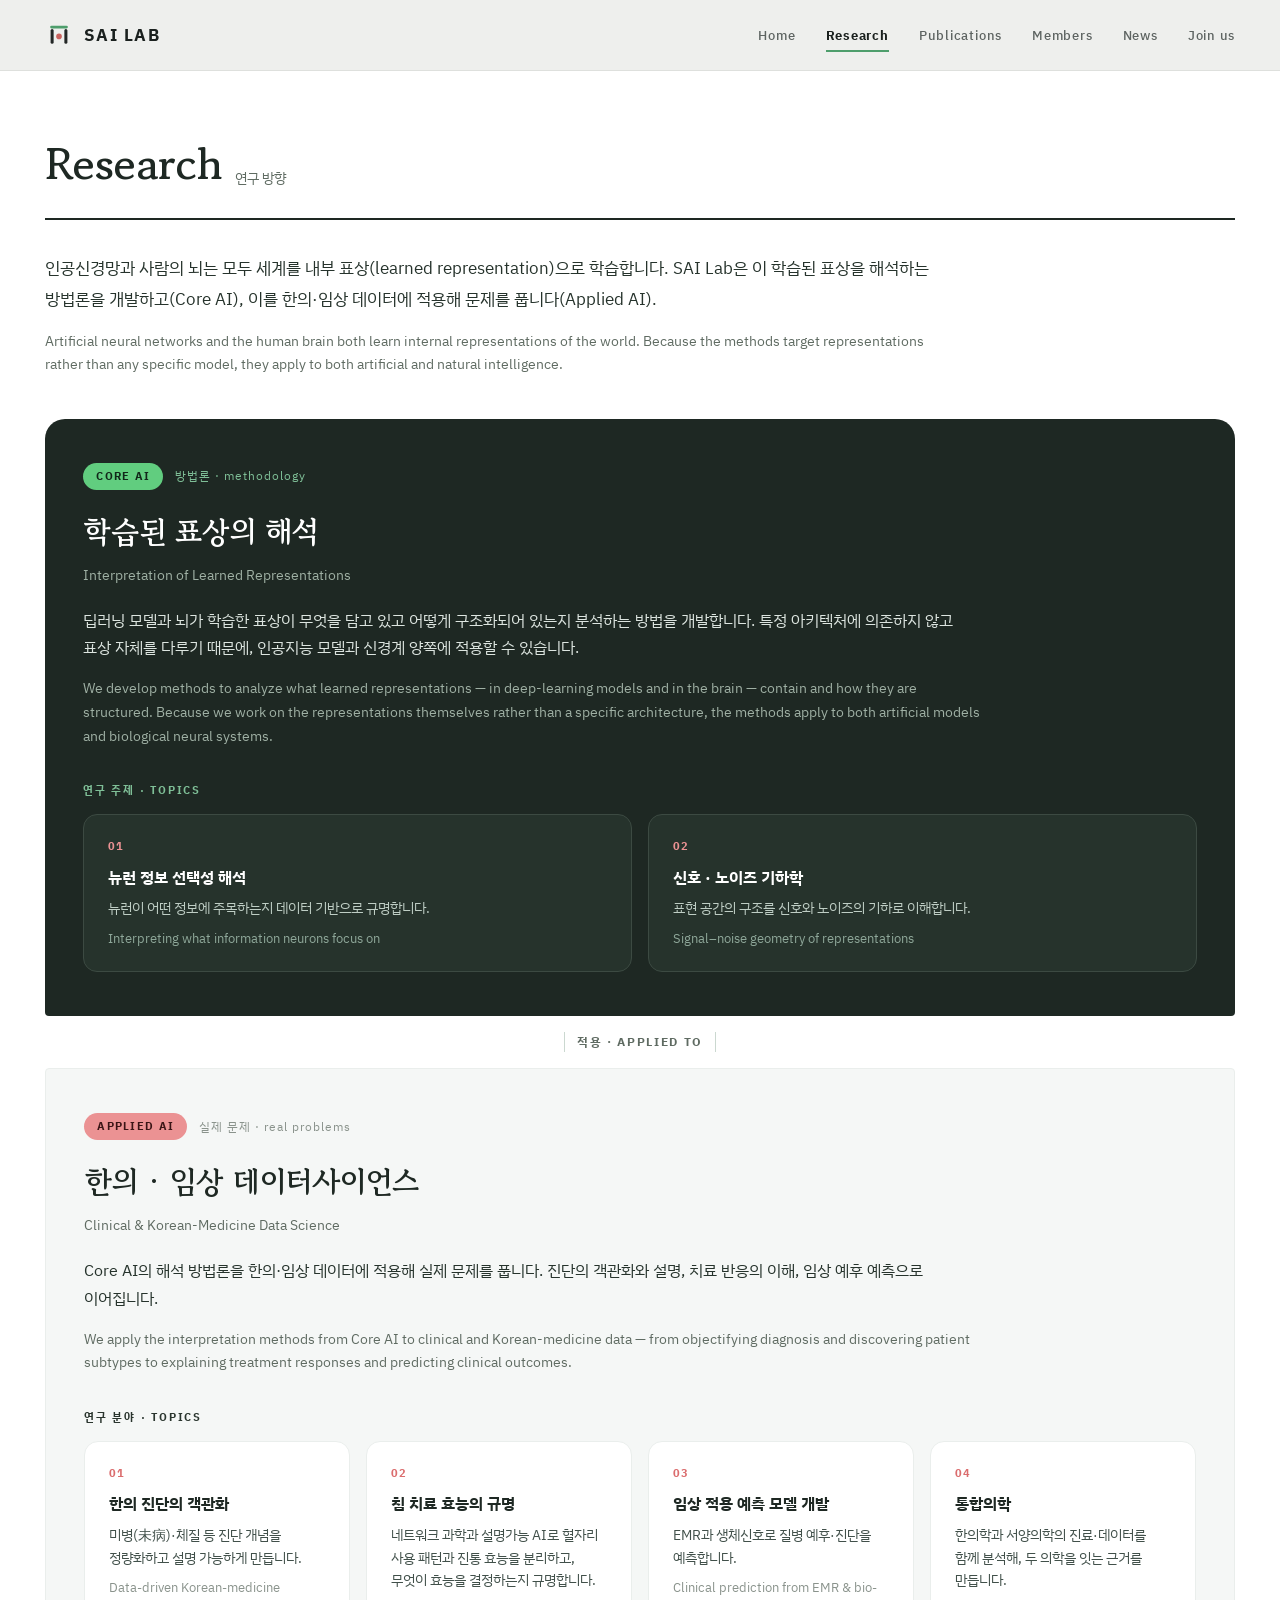
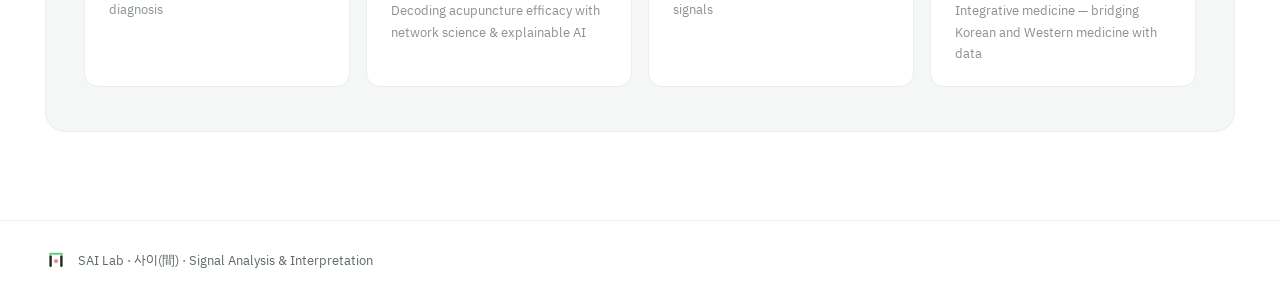
<file: research.html>
<!DOCTYPE html>
<html lang="ko">
<head>
<meta charset="UTF-8">
<meta name="viewport" content="width=device-width, initial-scale=1.0">
<title>SAI Lab · Research</title>
<link rel="icon" href="logo.svg">
<link rel="preconnect" href="https://fonts.googleapis.com">
<link rel="preconnect" href="https://fonts.gstatic.com" crossorigin="">
<link href="https://fonts.googleapis.com/css2?family=IBM+Plex+Sans+KR:wght@300;400;500;600;700&amp;family=Gowun+Batang:wght@400;700&amp;display=swap" rel="stylesheet">
<style>
  *{box-sizing:border-box}
  html,body{height:100%}
  body{margin:0;background:#FFFFFF;color:#1E2823;font-family:"IBM Plex Sans KR",-apple-system,BlinkMacSystemFont,"Segoe UI",sans-serif;line-height:1.7;-webkit-font-smoothing:antialiased;word-break:keep-all;overflow-wrap:break-word}
  a{color:#2A352E;text-decoration:none}
  a:hover{color:#DB6D6E}
  ::selection{background:#EB9293;color:#FFFFFF}
  @media (max-width:1000px){
    [data-grid="two"],[data-grid="pi"],[data-grid="cv"],[data-grid="hero"]{grid-template-columns:1fr !important;gap:32px !important}
    [data-grid="four"]{grid-template-columns:1fr 1fr !important}
    [data-nav]{gap:16px !important;font-size:12px !important}
  }
  @media (max-width:600px){
    [data-grid="four"]{grid-template-columns:1fr !important}
    [data-nav]{gap:12px !important;font-size:11.5px !important;letter-spacing:.03em !important}
    [data-navbar]{height:auto !important;min-height:56px;flex-wrap:wrap;row-gap:8px;padding:10px 20px !important}
    [data-row]{grid-template-columns:1fr !important;gap:4px !important}
  }
</style>
</head>
<body>
<div style="width:100%;min-height:100vh;display:flex;flex-direction:column;background:#FFFFFF">
  <div style="position:sticky;top:0;z-index:40;background:rgba(237,238,236,.94);backdrop-filter:blur(10px);border-bottom:1px solid #DEE0DD;flex:none">
    <div data-navbar style="max-width:1440px;margin:0 auto;padding:0 clamp(20px,3.5vw,56px);height:70px;display:flex;align-items:center;justify-content:space-between;gap:24px">
      <a href="index.html" style="display:flex;align-items:center;gap:11px;text-decoration:none;color:#1B211F">
        <svg viewBox="0 0 120 120" style="width:28px;height:28px;display:block"><rect x="22" y="20" width="76" height="12" rx="6" fill="#4E9E6C"></rect><rect x="24" y="34" width="13" height="64" rx="6.5" fill="#232726"></rect><rect x="83" y="34" width="13" height="64" rx="6.5" fill="#232726"></rect><circle cx="60" cy="66" r="12" fill="#C9635F"></circle></svg>
        <span style="font-weight:800;font-size:17px;letter-spacing:.09em">SAI LAB</span>
      </a>
      <div data-nav style="display:flex;gap:30px;align-items:center;flex-wrap:wrap;font-size:13px;letter-spacing:.06em;font-weight:500">
        <a href="index.html" style="position:relative;text-decoration:none;color:#5E6462;padding:6px 0;font-weight:500">Home</a>
        <a href="research.html" style="position:relative;text-decoration:none;color:#1B211F;padding:6px 0;font-weight:700">Research<span style="position:absolute;left:0;right:0;bottom:0;height:2px;background:#4E9E6C"></span></a>
        <a href="publications.html" style="position:relative;text-decoration:none;color:#5E6462;padding:6px 0;font-weight:500">Publications</a>
        <a href="members.html" style="position:relative;text-decoration:none;color:#5E6462;padding:6px 0;font-weight:500">Members</a>
        <a href="news.html" style="position:relative;text-decoration:none;color:#5E6462;padding:6px 0;font-weight:500">News</a>
        <a href="join.html" style="position:relative;text-decoration:none;color:#5E6462;padding:6px 0;font-weight:500">Join us</a>
      </div>
    </div>
  </div>

  <div style="flex:1;width:100%;max-width:1440px;margin:0 auto;padding:56px clamp(20px,3.5vw,56px) 88px">
    <div style="display:flex;align-items:baseline;gap:14px;border-bottom:2px solid #1E2823;padding-bottom:16px">
      <h2 style="margin:0;font-family:'Gowun Batang',serif;font-size:clamp(30px,3.6vw,44px);font-weight:700;letter-spacing:-.01em">Research</h2>
      <span style="font-size:13.5px;color:#5f6b62">연구 방향</span>
    </div>
    <p style="margin:32px 0 0;max-width:900px;font-size:17px;line-height:1.85;color:#26332C;text-wrap:pretty">인공신경망과 사람의 뇌는 모두 세계를 내부 표상(learned representation)으로 학습합니다. SAI Lab은 이 학습된 표상을 해석하는 방법론을 개발하고(Core AI), 이를 한의·임상 데이터에 적용해 문제를 풉니다(Applied AI).</p>
    <p style="margin:14px 0 0;max-width:900px;font-size:13.5px;line-height:1.72;color:#5f6b62">Artificial neural networks and the human brain both learn internal representations of the world. Because the methods target representations rather than any specific model, they apply to both artificial and natural intelligence.</p>

    <div style="display:grid;gap:0;margin-top:44px">
      <div style="background:#1E2823;color:#FFFFFF;border-radius:20px 20px 4px 4px;padding:44px clamp(24px,3vw,48px)">
        <div style="display:flex;align-items:center;gap:12px;margin-bottom:16px">
          <span style="background:#61CD7F;color:#12271A;font-size:11px;font-weight:800;letter-spacing:.12em;text-transform:uppercase;border-radius:999px;padding:4px 13px">Core AI</span>
          <span style="font-size:12px;color:#7FBF97;letter-spacing:.08em">방법론 · methodology</span>
        </div>
        <h3 style="margin:0;font-family:'Gowun Batang',serif;font-size:clamp(24px,2.4vw,30px);font-weight:700">학습된 표상의 해석</h3>
        <p style="margin:6px 0 0;font-size:14px;color:#9FB0A4">Interpretation of Learned Representations</p>
        <p style="margin:20px 0 0;max-width:900px;font-size:15.5px;line-height:1.8;color:#DDE5E0">딥러닝 모델과 뇌가 학습한 표상이 무엇을 담고 있고 어떻게 구조화되어 있는지 분석하는 방법을 개발합니다. 특정 아키텍처에 의존하지 않고 표상 자체를 다루기 때문에, 인공지능 모델과 신경계 양쪽에 적용할 수 있습니다.</p>
        <p style="margin:14px 0 0;max-width:900px;font-size:13.5px;line-height:1.75;color:#9FB0A4">We develop methods to analyze what learned representations — in deep-learning models and in the brain — contain and how they are structured. Because we work on the representations themselves rather than a specific architecture, the methods apply to both artificial models and biological neural systems.</p>
        <p style="margin:34px 0 14px;font-size:11px;letter-spacing:.16em;text-transform:uppercase;color:#7FBF97;font-weight:800">연구 주제 · Topics</p>
        <div data-grid="four" style="display:grid;grid-template-columns:1fr 1fr;gap:16px">
          <div style="background:#26332C;border:1px solid #3C4A42;border-radius:14px;padding:22px 24px">
            <p style="margin:0 0 10px;font-size:11px;letter-spacing:.1em;color:#EB9293;font-weight:800">01</p>
            <p style="margin:0;font-size:15.5px;font-weight:700;line-height:1.5">뉴런 정보 선택성 해석</p>
            <p style="margin:8px 0 0;font-size:13.5px;color:#BFCEC5;line-height:1.7">뉴런이 어떤 정보에 주목하는지 데이터 기반으로 규명합니다.</p>
            <p style="margin:8px 0 0;font-size:12.5px;color:#8FA89A">Interpreting what information neurons focus on</p>
          </div>
          <div style="background:#26332C;border:1px solid #3C4A42;border-radius:14px;padding:22px 24px">
            <p style="margin:0 0 10px;font-size:11px;letter-spacing:.1em;color:#EB9293;font-weight:800">02</p>
            <p style="margin:0;font-size:15.5px;font-weight:700;line-height:1.5">신호 · 노이즈 기하학</p>
            <p style="margin:8px 0 0;font-size:13.5px;color:#BFCEC5;line-height:1.7">표현 공간의 구조를 신호와 노이즈의 기하로 이해합니다.</p>
            <p style="margin:8px 0 0;font-size:12.5px;color:#8FA89A">Signal–noise geometry of representations</p>
          </div>
        </div>
      </div>
      <div style="display:flex;align-items:center;justify-content:center;gap:12px;padding:16px 0">
        <span style="height:20px;width:1px;background:#CBD8D0"></span>
        <span style="font-size:12px;letter-spacing:.14em;text-transform:uppercase;color:#5f6b62;font-weight:700">적용 · applied to</span>
        <span style="height:20px;width:1px;background:#CBD8D0"></span>
      </div>
      <div style="background:#F5F7F6;border:1px solid #EAEEEC;border-radius:4px 4px 20px 20px;padding:44px clamp(24px,3vw,48px)">
        <div style="display:flex;align-items:center;gap:12px;margin-bottom:16px">
          <span style="background:#EB9293;color:#3A1516;font-size:11px;font-weight:800;letter-spacing:.12em;text-transform:uppercase;border-radius:999px;padding:4px 13px">Applied AI</span>
          <span style="font-size:12px;color:#8a938c;letter-spacing:.08em">실제 문제 · real problems</span>
        </div>
        <h3 style="margin:0;font-family:'Gowun Batang',serif;font-size:clamp(24px,2.4vw,30px);font-weight:700">한의 · 임상 데이터사이언스</h3>
        <p style="margin:6px 0 0;font-size:14px;color:#5f6b62">Clinical &amp; Korean-Medicine Data Science</p>
        <p style="margin:20px 0 0;max-width:900px;font-size:15.5px;line-height:1.8;color:#26332C">Core AI의 해석 방법론을 한의·임상 데이터에 적용해 실제 문제를 풉니다. 진단의 객관화와 설명, 치료 반응의 이해, 임상 예후 예측으로 이어집니다.</p>
        <p style="margin:14px 0 0;max-width:900px;font-size:13.5px;line-height:1.75;color:#5f6b62">We apply the interpretation methods from Core AI to clinical and Korean-medicine data — from objectifying diagnosis and discovering patient subtypes to explaining treatment responses and predicting clinical outcomes.</p>
        <p style="margin:34px 0 14px;font-size:11px;letter-spacing:.16em;text-transform:uppercase;color:#2A352E;font-weight:800">연구 분야 · Topics</p>
        <div data-grid="four" style="display:grid;grid-template-columns:repeat(4,1fr);gap:16px">
          <div style="background:#FFFFFF;border:1px solid #EAEEEC;border-radius:14px;padding:22px 24px">
            <p style="margin:0 0 10px;font-size:11px;letter-spacing:.1em;color:#DB6D6E;font-weight:800">01</p>
            <p style="margin:0;font-size:15.5px;font-weight:700;line-height:1.5">한의 진단의 객관화</p>
            <p style="margin:8px 0 0;font-size:13.5px;color:#41504a;line-height:1.7">미병(未病)·체질 등 진단 개념을 정량화하고 설명 가능하게 만듭니다.</p>
            <p style="margin:8px 0 0;font-size:12.5px;color:#8a938c">Data-driven Korean-medicine diagnosis</p>
          </div>
          <div style="background:#FFFFFF;border:1px solid #EAEEEC;border-radius:14px;padding:22px 24px">
            <p style="margin:0 0 10px;font-size:11px;letter-spacing:.1em;color:#DB6D6E;font-weight:800">02</p>
            <p style="margin:0;font-size:15.5px;font-weight:700;line-height:1.5">침 치료 효능의 규명</p>
            <p style="margin:8px 0 0;font-size:13.5px;color:#41504a;line-height:1.7">네트워크 과학과 설명가능 AI로 혈자리 사용 패턴과 진통 효능을 분리하고, 무엇이 효능을 결정하는지 규명합니다.</p>
            <p style="margin:8px 0 0;font-size:12.5px;color:#8a938c">Decoding acupuncture efficacy with network science &amp; explainable AI</p>
          </div>
          <div style="background:#FFFFFF;border:1px solid #EAEEEC;border-radius:14px;padding:22px 24px">
            <p style="margin:0 0 10px;font-size:11px;letter-spacing:.1em;color:#DB6D6E;font-weight:800">03</p>
            <p style="margin:0;font-size:15.5px;font-weight:700;line-height:1.5">임상 적용 예측 모델 개발</p>
            <p style="margin:8px 0 0;font-size:13.5px;color:#41504a;line-height:1.7">EMR과 생체신호로 질병 예후·진단을 예측합니다.</p>
            <p style="margin:8px 0 0;font-size:12.5px;color:#8a938c">Clinical prediction from EMR &amp; bio-signals</p>
          </div>
          <div style="background:#FFFFFF;border:1px solid #EAEEEC;border-radius:14px;padding:22px 24px">
            <p style="margin:0 0 10px;font-size:11px;letter-spacing:.1em;color:#DB6D6E;font-weight:800">04</p>
            <p style="margin:0;font-size:15.5px;font-weight:700;line-height:1.5">통합의학</p>
            <p style="margin:8px 0 0;font-size:13.5px;color:#41504a;line-height:1.7">한의학과 서양의학의 진료·데이터를 함께 분석해, 두 의학을 잇는 근거를 만듭니다.</p>
            <p style="margin:8px 0 0;font-size:12.5px;color:#8a938c">Integrative medicine — bridging Korean and Western medicine with data</p>
          </div>
        </div>
      </div>
    </div>
  </div>
  <footer style="flex:none;border-top:1px solid #EAEEEC;background:#FFFFFF">
    <div style="max-width:1440px;margin:0 auto;padding:28px clamp(20px,3.5vw,56px);display:flex;gap:20px;flex-wrap:wrap;align-items:center;justify-content:space-between">
      <div style="display:flex;align-items:center;gap:11px">
        <svg viewBox="0 0 120 120" style="width:22px;height:22px;display:block"><rect x="22" y="20" width="76" height="12" rx="6" fill="#61CD7F"></rect><rect x="24" y="34" width="13" height="64" rx="6.5" fill="#1E2823"></rect><rect x="83" y="34" width="13" height="64" rx="6.5" fill="#1E2823"></rect><circle cx="60" cy="66" r="12" fill="#EB9293"></circle></svg>
        <span style="font-size:12.5px;color:#5f6b62">SAI Lab · 사이(間) · Signal Analysis &amp; Interpretation</span>
      </div>
      
    </div>
  </footer>
</div>

</body>
</html>
</file>
<file: style.css>
:root{
  --bg:#FFFFFF; --surface:#F5F7F6; --ink:#1E2823; --muted:#5f6b62;
  --line:#EAEEEC; --green:#61CD7F; --coral:#EB9293; --greenD:#2A352E;
}
*{box-sizing:border-box}
html{scroll-behavior:smooth}
body{margin:0;background:var(--bg);color:var(--ink);
  font-family:-apple-system,BlinkMacSystemFont,"Segoe UI","Noto Sans KR",sans-serif;
  line-height:1.68;-webkit-font-smoothing:antialiased}
a{color:inherit}
.wrap{max-width:880px;margin:0 auto;padding:0 28px 90px}

/* top navigation */
.topnav{position:sticky;top:0;z-index:20;display:flex;align-items:center;justify-content:space-between;
  gap:16px;flex-wrap:wrap;padding:12px 0;margin-bottom:8px;
  background:rgba(255,255,255,.92);backdrop-filter:blur(8px);border-bottom:1px solid var(--line)}
.brand{display:flex;align-items:center;gap:10px;text-decoration:none;font-weight:800;font-size:18px;color:var(--ink)}
.brand svg{width:26px;height:26px;flex:none}
.links{display:flex;gap:20px;flex-wrap:wrap;font-size:13.5px;letter-spacing:.04em}
.links a{color:var(--muted);text-decoration:none;padding:4px 0;border-bottom:2px solid transparent;transition:color .15s,border-color .15s}
.links a:hover{color:var(--greenD)}
.links a.active{color:var(--ink);font-weight:700;border-bottom-color:var(--green)}

/* hero (home) */
.hero{padding-top:26px}
.eyebrow{letter-spacing:.18em;text-transform:uppercase;font-size:11.5px;color:#3a8f57;font-weight:700;margin:0 0 8px}
.hero-head{display:flex;align-items:center;gap:16px}
.hero-head svg{width:54px;height:54px;flex:none}
h1{font-size:clamp(28px,4.6vw,42px);line-height:1.12;margin:0;font-weight:800}
h1 .en{display:block;font-size:.44em;color:var(--muted);font-weight:600;margin-top:9px;letter-spacing:.01em}
.tagline{font-size:18px;color:var(--ink);margin:18px 0 0;font-weight:600}
.tagline .en{display:block;color:var(--muted);font-size:14.5px;font-weight:400;margin-top:8px}

/* page title (subpages) */
.pagetitle{padding:34px 0 6px;border-bottom:2px solid var(--green);margin-bottom:24px}
.pagetitle .eyebrow{margin-bottom:6px}
.pagetitle h2{font-size:30px;margin:0;font-weight:800}

/* generic */
.lead{font-size:16px;color:#38423c;margin:20px 0 0}
.enp{color:var(--muted);font-size:13px;line-height:1.62;margin:10px 0 0}
section h3.sec{font-size:12.5px;letter-spacing:.16em;text-transform:uppercase;color:var(--ink);
  border-bottom:2px solid var(--green);padding-bottom:9px;margin:44px 0 18px;font-weight:800;display:inline-block}

/* tiers */
.tier{background:var(--surface);border:1px solid var(--line);border-radius:13px;padding:22px;margin-bottom:14px}
.tier .tag{display:inline-block;font-size:11px;font-weight:800;letter-spacing:.1em;text-transform:uppercase;
  color:#12271a;border-radius:999px;padding:3px 11px;margin-bottom:10px}
.tier.core .tag{background:var(--green)}
.tier.applied .tag{background:var(--coral);color:#3a1516}
.tier h3{margin:0 0 6px;font-size:18px}
.tier h3 .en{color:var(--muted);font-size:14px;font-weight:500}
.tier p{margin:8px 0 0;color:#41504a;font-size:14.5px}
.tier .apps{margin:13px 0 0;font-size:12.5px;color:#6a7a71;border-top:1px dashed var(--line);padding-top:11px}
.arrow{text-align:center;color:var(--green);font-size:22px;margin:0 0 10px}

/* cards */
.card{background:var(--surface);border:1px solid var(--line);border-radius:12px;padding:20px 22px}
.card p{margin:0;color:#41504a;font-size:14.5px}
.card .en{color:var(--muted);font-size:12.5px;margin-top:10px}
ul.clean{margin:8px 0 0;padding-left:18px;color:#41504a;font-size:14px}
ul.clean li{margin:4px 0}

/* PI home block */
.pihome{display:flex;gap:16px;align-items:flex-start;margin-top:20px;
  background:var(--surface);border:1px solid var(--line);border-radius:12px;padding:16px 18px}
.pihome .photo{width:118px;height:148px;border-radius:10px;flex:none;object-fit:cover;border:1px solid var(--line)}
.pihome .nm{font-size:16px;font-weight:800}
.pihome .rl{font-size:12.5px;color:var(--muted);margin-top:3px}
.pihome .pibio{font-size:13px;color:#41504a;margin:9px 0 0;line-height:1.62}
.pihome .pibio.en{color:var(--muted);font-size:12.5px;margin-top:7px}

/* members profile */
.profile{display:flex;gap:22px;align-items:flex-start}
.profile .photo{width:150px;height:188px;border-radius:12px;flex:none;object-fit:cover;border:1px solid var(--line)}
.cv{flex:1;min-width:0}
.cv .nm{font-size:18px;font-weight:800}
.cv .aff{font-size:13.5px;color:var(--muted);margin-top:3px}
.cv h4{margin:15px 0 5px;font-size:11px;letter-spacing:.1em;text-transform:uppercase;color:var(--greenD);font-weight:800}
.cv .row{font-size:13.5px;color:#3a443e;margin:3px 0;display:flex;gap:10px}
.cv .row .yr{color:var(--muted);font-variant-numeric:tabular-nums;flex:none;min-width:112px}

/* home mini news */
.mininews{border-left:2px solid var(--green);padding-left:16px;margin-top:6px}
.mininews .item{margin:0 0 9px;font-size:14px;color:var(--muted)}
.mininews .item b{color:var(--ink);font-weight:700}
.morelink{display:inline-block;margin-top:6px;font-size:13px;color:var(--greenD);font-weight:700;text-decoration:none}

/* news page */
.nrow{display:flex;gap:16px;align-items:flex-start;padding:16px 0;border-bottom:1px solid var(--line)}
.nrow .date{font-size:12px;font-weight:700;color:var(--greenD);letter-spacing:.03em;flex:none;min-width:78px}
.nrow p{margin:0;font-size:14px;color:#3a443e}

.foot{margin-top:50px;color:#8a938c;font-size:12px;border-top:1px solid var(--line);padding-top:16px}

@media(max-width:560px){
  .profile{flex-direction:column}
  .cv .row{flex-direction:column;gap:0}.cv .row .yr{min-width:0}
  .pihome{flex-direction:column}
  .nrow{flex-direction:column;gap:4px}
}

/* ===== Home v2: centered, sectioned bands ===== */
.navbar{position:sticky;top:0;z-index:20;background:rgba(255,255,255,.92);backdrop-filter:blur(8px);border-bottom:1px solid var(--line)}
.navbar .topnav{max-width:880px;margin:0 auto;padding:12px 28px;border-bottom:none;background:none;position:static}
.band{width:100%}
.band.tint{background:var(--surface)}
.band .inner{max-width:820px;margin:0 auto;padding:54px 28px}
.hero2{border-bottom:1px solid var(--line)}
.hero2 .inner{padding:72px 28px 60px;text-align:center}
.hero2 .logo{width:60px;height:60px;display:block;margin:0 auto 16px}
.hero2 .eyebrow{margin-bottom:12px}
.hero2 h1{font-size:clamp(38px,7vw,60px);line-height:1.05;margin:0;font-weight:800;letter-spacing:-.01em}
.hero2 .sub{color:var(--muted);font-size:16px;font-weight:600;margin:12px 0 0}
.hero2 .tag{font-size:19px;font-weight:700;margin:22px auto 0;max-width:640px}
.hero2 .tag .en{display:block;color:var(--muted);font-size:14.5px;font-weight:400;margin-top:8px}
.seclabel{text-align:center;font-size:12px;letter-spacing:.2em;text-transform:uppercase;color:var(--greenD);font-weight:800;margin:0 0 22px}
.center-col{max-width:720px;margin:0 auto;text-align:center}
.center-col .enp{margin-top:12px}
.pi-center{max-width:680px;margin:0 auto}
.news-center{max-width:600px;margin:0 auto;text-align:left}
.news-center .morelink{display:block;text-align:center;margin-top:16px}

/* research: current projects list */
.projlabel{font-size:11px;letter-spacing:.1em;text-transform:uppercase;color:var(--greenD);font-weight:800;margin:16px 0 8px}
ul.projs{list-style:none;margin:0;padding:0}
ul.projs li{font-size:14px;color:#3a443e;padding:8px 0;border-top:1px solid var(--line)}
ul.projs li b{color:var(--ink)}
ul.projs li .en{display:block;color:var(--muted);font-size:12px;margin-top:2px}
</file>
